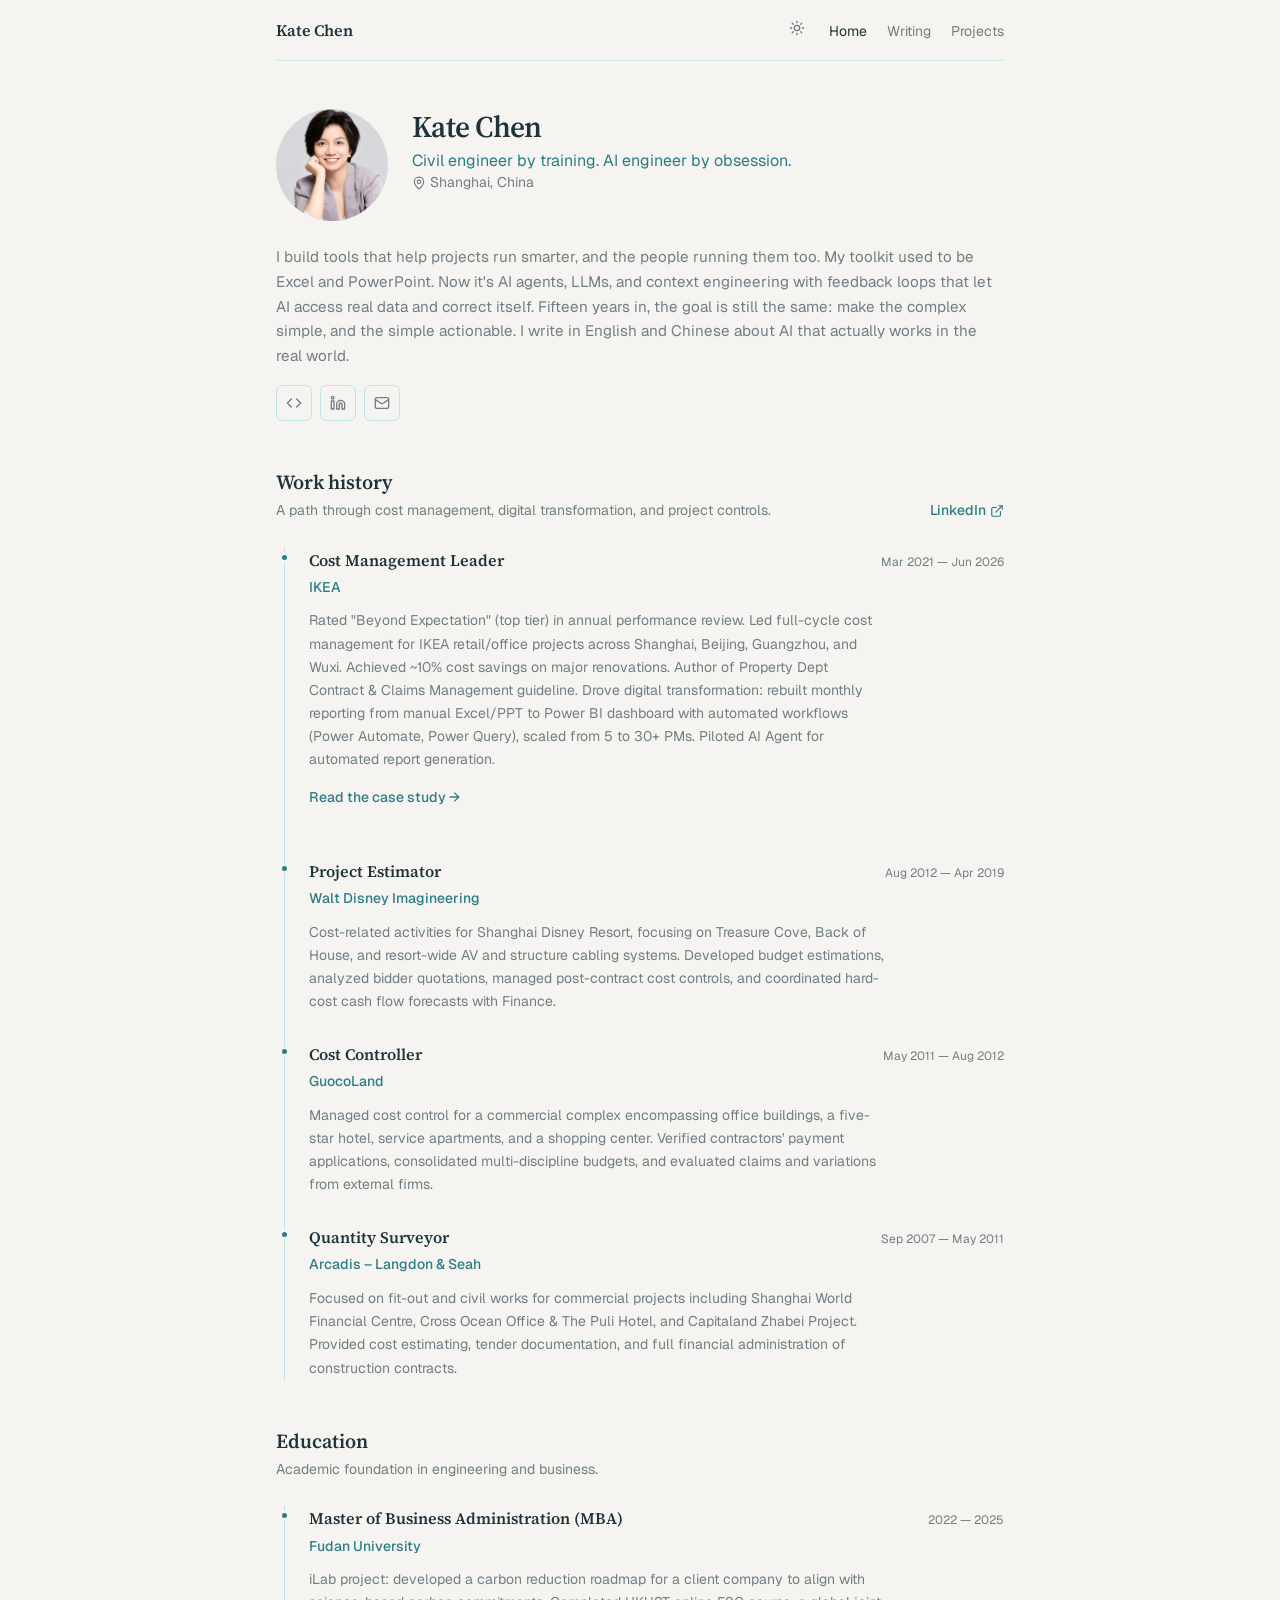
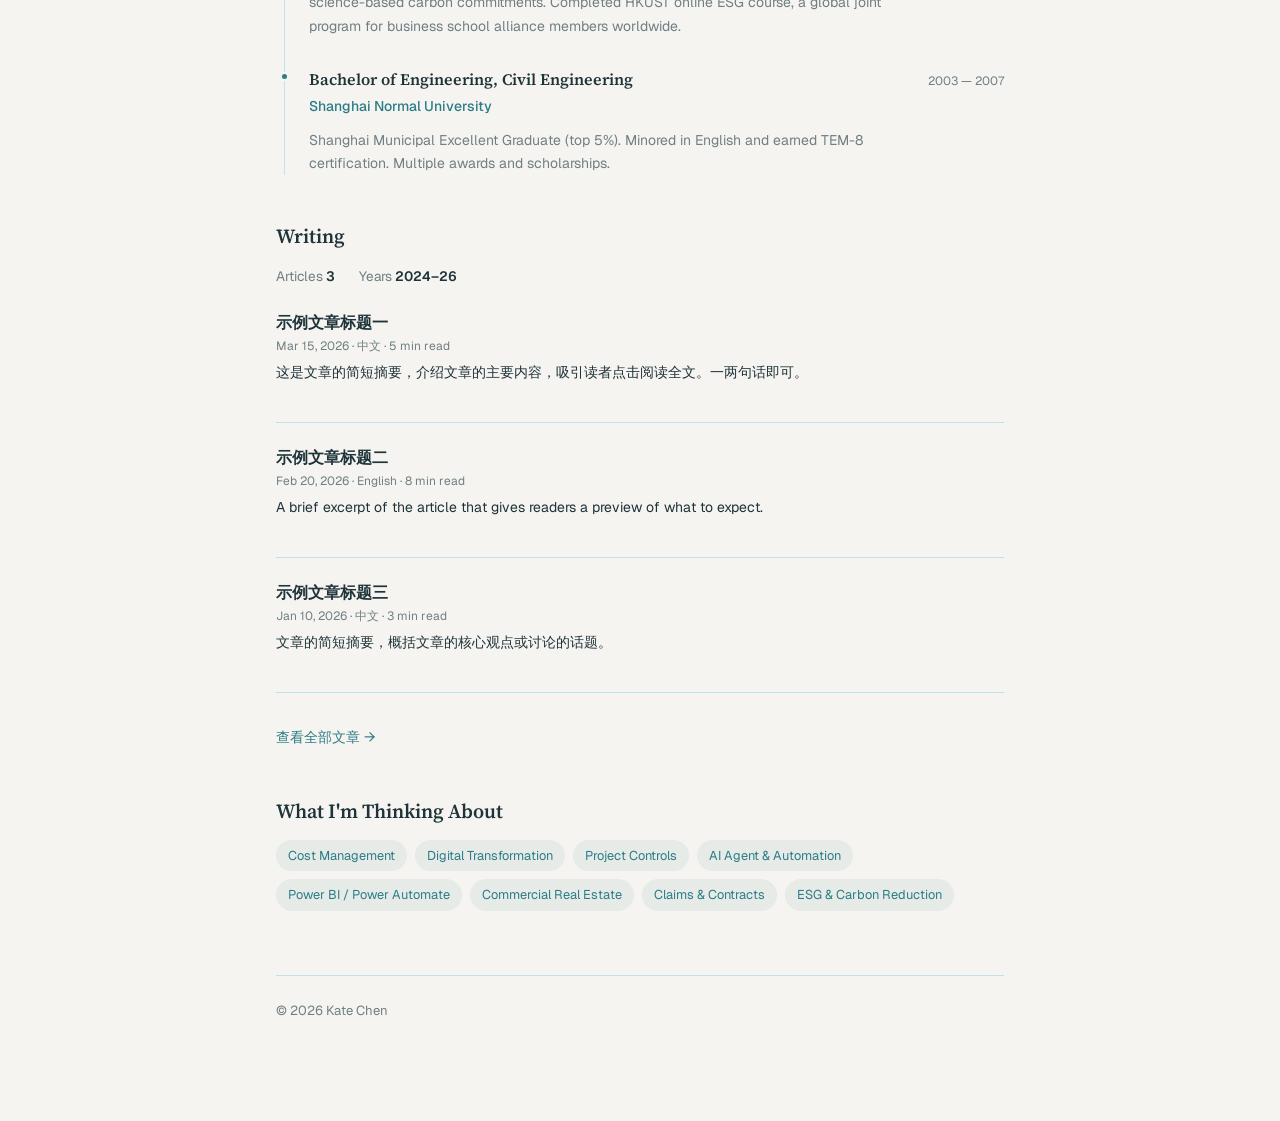
<file: index.html>
<!DOCTYPE html>
<html lang="en">
<head>
  <meta charset="UTF-8">
  <meta name="viewport" content="width=device-width, initial-scale=1.0">
  <title>Kate Chen</title>
  <link rel="stylesheet" href="css/style.css">
  <link rel="preconnect" href="https://fonts.googleapis.com">
  <link rel="preconnect" href="https://fonts.gstatic.com" crossorigin>
  <link href="https://fonts.googleapis.com/css2?family=Source+Serif+4:opsz,wght@8..60,400;8..60,600;8..60,700&display=swap" rel="stylesheet">
  <link href="https://fonts.googleapis.com/css2?family=Geist:wght@300..700&display=swap" rel="stylesheet">
</head>
<body>

<header class="site-header">
  <a href="index.html" class="site-title">Kate Chen</a>
  <nav>
    <ul class="site-nav">
      <li>
        <button class="theme-toggle" id="themeToggle" aria-label="Toggle dark mode">
          <svg xmlns="http://www.w3.org/2000/svg" width="16" height="16" viewBox="0 0 24 24" fill="none" stroke="currentColor" stroke-width="2" stroke-linecap="round" stroke-linejoin="round" class="sun-icon"><circle cx="12" cy="12" r="4"></circle><path d="M12 2v2"></path><path d="M12 20v2"></path><path d="m4.93 4.93 1.41 1.41"></path><path d="m17.66 17.66 1.41 1.41"></path><path d="M2 12h2"></path><path d="M20 12h2"></path><path d="m6.34 17.66-1.41 1.41"></path><path d="m19.07 4.93-1.41 1.41"></path></svg>
          <svg xmlns="http://www.w3.org/2000/svg" width="16" height="16" viewBox="0 0 24 24" fill="none" stroke="currentColor" stroke-width="2" stroke-linecap="round" stroke-linejoin="round" class="moon-icon" style="display:none"><path d="M21 12.79A9 9 0 1 1 11.21 3 7 7 0 0 0 21 12.79z"></path></svg>
        </button>
      </li>
      <li><a href="index.html" class="active">Home</a></li>
      <li><a href="archive.html">Writing</a></li>
      <li><a href="projects.html">Projects</a></li>
    </ul>
  </nav>
</header>

<main>
  <section class="hero">
    <div class="hero-top">
      <img src="images/profile.png" alt="Portrait of Kate Chen" class="profile-photo">
      <div class="hero-top-text">
        <h1 class="hero-name">Kate Chen</h1>
        <p class="hero-title">Civil engineer by training. AI engineer by obsession.</p>
        <p class="hero-location">
          <svg xmlns="http://www.w3.org/2000/svg" width="14" height="14" viewBox="0 0 24 24" fill="none" stroke="currentColor" stroke-width="2" stroke-linecap="round" stroke-linejoin="round" class="location-pin" aria-hidden="true"><path d="M20 10c0 4.993-5.539 10.193-7.399 11.799a1 1 0 0 1-1.202 0C9.539 20.193 4 14.993 4 10a8 8 0 0 1 16 0Z"></path><circle cx="12" cy="10" r="3"></circle></svg>
          Shanghai, China
        </p>
      </div>
    </div>
    <p class="hero-intro">
      I build tools that help projects run smarter, and the people running them too. My toolkit used to be Excel and PowerPoint. Now it's AI agents, LLMs, and context engineering with feedback loops that let AI access real data and correct itself. Fifteen years in, the goal is still the same: make the complex simple, and the simple actionable. I write in English and Chinese about AI that actually works in the real world.
    </p>
    <div class="hero-links">
      <a href="projects.html" class="hero-link" title="Projects" target="_blank" rel="noopener">
        <svg xmlns="http://www.w3.org/2000/svg" width="16" height="16" viewBox="0 0 24 24" fill="none" stroke="currentColor" stroke-width="2" stroke-linecap="round" stroke-linejoin="round"><polyline points="16 18 22 12 16 6"></polyline><polyline points="8 6 2 12 8 18"></polyline></svg>
      </a>
      <a href="https://www.linkedin.com/in/lei-kate-chen-a18a47a6/?skipRedirect=true" class="hero-link" title="LinkedIn" target="_blank" rel="noopener">
        <svg xmlns="http://www.w3.org/2000/svg" width="16" height="16" viewBox="0 0 24 24" fill="none" stroke="currentColor" stroke-width="2" stroke-linecap="round" stroke-linejoin="round"><path d="M16 8a6 6 0 0 1 6 6v7h-4v-7a2 2 0 0 0-2-2 2 2 0 0 0-2 2v7h-4v-7a6 6 0 0 1 6-6z"></path><rect x="2" y="9" width="4" height="12"></rect><circle cx="4" cy="4" r="2"></circle></svg>
      </a>
      <a href="mailto:chenlei8487@gmail.com" class="hero-link" title="Email">
        <svg xmlns="http://www.w3.org/2000/svg" width="16" height="16" viewBox="0 0 24 24" fill="none" stroke="currentColor" stroke-width="2" stroke-linecap="round" stroke-linejoin="round"><rect x="2" y="4" width="20" height="16" rx="2"></rect><path d="m22 7-8.97 5.7a1.94 1.94 0 0 1-2.06 0L2 7"></path></svg>
      </a>
    </div>
  </section>

  <section>
    <div class="section-header">
      <div class="section-header-left">
        <h2>Work history</h2>
        <p>A path through cost management, digital transformation, and project controls.</p>
      </div>
      <a href="https://www.linkedin.com/in/lei-kate-chen-a18a47a6/?skipRedirect=true" target="_blank" rel="noopener noreferrer" class="section-header-link">
        LinkedIn
        <svg xmlns="http://www.w3.org/2000/svg" width="14" height="14" viewBox="0 0 24 24" fill="none" stroke="currentColor" stroke-width="2" stroke-linecap="round" stroke-linejoin="round" aria-hidden="true">
          <path d="M15 3h6v6"></path>
          <path d="M10 14 21 3"></path>
          <path d="M18 13v6a2 2 0 0 1-2 2H5a2 2 0 0 1-2-2V8a2 2 0 0 1 2-2h6"></path>
        </svg>
      </a>
    </div>

    <ol class="timeline">

      <li class="timeline-item">
        <span class="timeline-dot" aria-hidden="true"></span>
        <div class="timeline-item-header">
          <div class="timeline-item-left">
            <span class="timeline-role">Cost Management Leader</span>
            <div class="timeline-company">IKEA</div>
          </div>
          <time class="timeline-date">Mar 2021 — Jun 2026</time>
        </div>
        <p class="timeline-desc">
          Rated "Beyond Expectation" (top tier) in annual performance review. Led full-cycle cost management for IKEA retail/office projects across Shanghai, Beijing, Guangzhou, and Wuxi. Achieved ~10% cost savings on major renovations. Author of Property Dept Contract & Claims Management guideline. Drove digital transformation: rebuilt monthly reporting from manual Excel/PPT to Power BI dashboard with automated workflows (Power Automate, Power Query), scaled from 5 to 30+ PMs. Piloted AI Agent for automated report generation.
 </p>
 <p style="margin-top:0.75rem"><a href="projects/excel-to-powerbi.html" style="font-size:0.875rem; color:var(--color-primary); font-weight:500;">Read the case study →</a></p>
      </li>

      <li class="timeline-item">
        <span class="timeline-dot" aria-hidden="true"></span>
        <div class="timeline-item-header">
          <div class="timeline-item-left">
            <span class="timeline-role">Project Estimator</span>
            <div class="timeline-company">Walt Disney Imagineering</div>
          </div>
          <time class="timeline-date">Aug 2012 — Apr 2019</time>
        </div>
        <p class="timeline-desc">
          Cost-related activities for Shanghai Disney Resort, focusing on Treasure Cove, Back of House, and resort-wide AV and structure cabling systems. Developed budget estimations, analyzed bidder quotations, managed post-contract cost controls, and coordinated hard-cost cash flow forecasts with Finance.
        </p>
      </li>

      <li class="timeline-item">
        <span class="timeline-dot" aria-hidden="true"></span>
        <div class="timeline-item-header">
          <div class="timeline-item-left">
            <span class="timeline-role">Cost Controller</span>
            <div class="timeline-company">GuocoLand</div>
          </div>
          <time class="timeline-date">May 2011 — Aug 2012</time>
        </div>
        <p class="timeline-desc">
          Managed cost control for a commercial complex encompassing office buildings, a five-star hotel, service apartments, and a shopping center. Verified contractors' payment applications, consolidated multi-discipline budgets, and evaluated claims and variations from external firms.
        </p>
      </li>

      <li class="timeline-item">
        <span class="timeline-dot" aria-hidden="true"></span>
        <div class="timeline-item-header">
          <div class="timeline-item-left">
            <span class="timeline-role">Quantity Surveyor</span>
            <div class="timeline-company">Arcadis – Langdon & Seah</div>
          </div>
          <time class="timeline-date">Sep 2007 — May 2011</time>
        </div>
        <p class="timeline-desc">
          Focused on fit-out and civil works for commercial projects including Shanghai World Financial Centre, Cross Ocean Office & The Puli Hotel, and Capitaland Zhabei Project. Provided cost estimating, tender documentation, and full financial administration of construction contracts.
        </p>
      </li>

    </ol>
  </section>

  <section>
    <div class="section-header">
      <div class="section-header-left">
        <h2>Education</h2>
        <p>Academic foundation in engineering and business.</p>
      </div>
    </div>

    <ol class="timeline">
      <li class="timeline-item">
        <span class="timeline-dot" aria-hidden="true"></span>
        <div class="timeline-item-header">
          <div class="timeline-item-left">
            <span class="timeline-role">Master of Business Administration (MBA)</span>
            <div class="timeline-company">Fudan University</div>
          </div>
          <time class="timeline-date">2022 — 2025</time>
        </div>
        <p class="timeline-desc">
          iLab project: developed a carbon reduction roadmap for a client company to align with science-based carbon commitments. Completed HKUST online ESG course, a global joint program for business school alliance members worldwide.
        </p>
      </li>

      <li class="timeline-item">
        <span class="timeline-dot" aria-hidden="true"></span>
        <div class="timeline-item-header">
          <div class="timeline-item-left">
            <span class="timeline-role">Bachelor of Engineering, Civil Engineering</span>
            <div class="timeline-company">Shanghai Normal University</div>
          </div>
          <time class="timeline-date">2003 — 2007</time>
        </div>
        <p class="timeline-desc">
          Shanghai Municipal Excellent Graduate (top 5%). Minored in English and earned TEM-8 certification. Multiple awards and scholarships.
        </p>
      </li>
    </ol>
  </section>

  <section>
    <h2>Writing</h2>
    <div class="writing-stats">
      <div>Articles <span>3</span></div>
      <div>Years <span>2024–26</span></div>
    </div>

    <div class="writing-preview">
      <h3><a href="writing/article-1.html">示例文章标题一</a></h3>
      <div class="writing-meta">Mar 15, 2026 · 中文 · 5 min read</div>
      <p class="writing-excerpt">这是文章的简短摘要，介绍文章的主要内容，吸引读者点击阅读全文。一两句话即可。</p>
    </div>

    <div class="writing-preview">
      <h3><a href="writing/article-2.html">示例文章标题二</a></h3>
      <div class="writing-meta">Feb 20, 2026 · English · 8 min read</div>
      <p class="writing-excerpt">A brief excerpt of the article that gives readers a preview of what to expect.</p>
    </div>

    <div class="writing-preview">
      <h3><a href="writing/article-3.html">示例文章标题三</a></h3>
      <div class="writing-meta">Jan 10, 2026 · 中文 · 3 min read</div>
      <p class="writing-excerpt">文章的简短摘要，概括文章的核心观点或讨论的话题。</p>
    </div>

    <a href="archive.html" class="view-all">查看全部文章 →</a>
  </section>

  <section>
    <h2>What I'm Thinking About</h2>
    <div class="tags">
      <span class="tag">Cost Management</span>
      <span class="tag">Digital Transformation</span>
      <span class="tag">Project Controls</span>
      <span class="tag">AI Agent & Automation</span>
      <span class="tag">Power BI / Power Automate</span>
      <span class="tag">Commercial Real Estate</span>
      <span class="tag">Claims & Contracts</span>
      <span class="tag">ESG & Carbon Reduction</span>
    </div>
  </section>
</main>

<footer class="site-footer">
  <p>&copy; 2026 Kate Chen</p>
</footer>

<script>
(function() {
  const html = document.documentElement;
  const toggle = document.getElementById('themeToggle');
  const sun = toggle.querySelector('.sun-icon');
  const moon = toggle.querySelector('.moon-icon');

  function setTheme(dark) {
    if (dark) {
      html.setAttribute('data-theme', 'dark');
      sun.style.display = 'none';
      moon.style.display = 'block';
      localStorage.setItem('theme', 'dark');
    } else {
      html.removeAttribute('data-theme');
      sun.style.display = 'block';
      moon.style.display = 'none';
      localStorage.setItem('theme', 'light');
    }
  }

  // Restore saved preference
  if (localStorage.getItem('theme') === 'dark') {
    setTheme(true);
  }

  toggle.addEventListener('click', function() {
    setTheme(html.getAttribute('data-theme') !== 'dark');
  });
})();
</script>

</body>
</html>
</file>
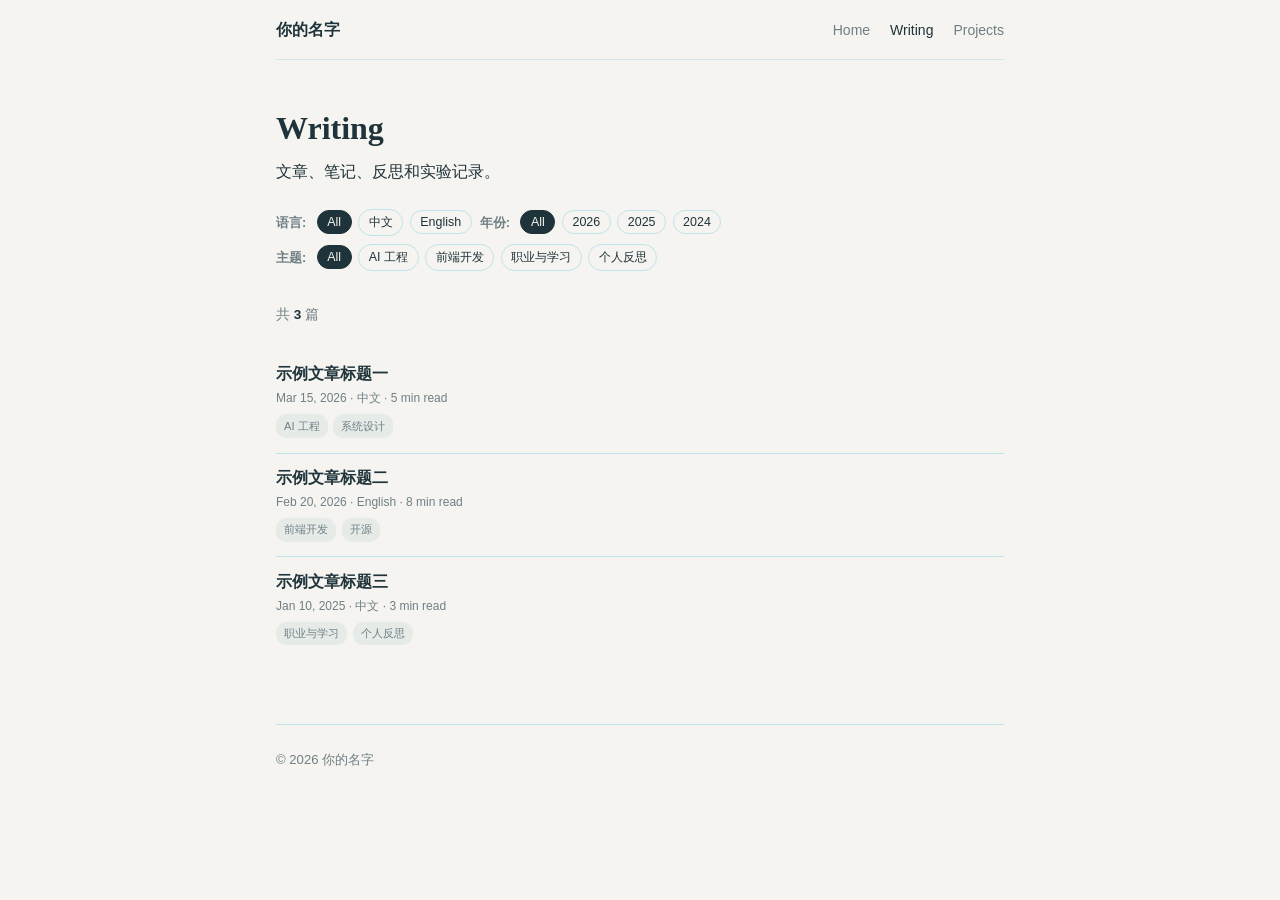
<file: archive.html>
<!DOCTYPE html>
<html lang="zh-CN">
<head>
  <meta charset="UTF-8">
  <meta name="viewport" content="width=device-width, initial-scale=1.0">
  <title>Writing — 你的名字</title>
  <link rel="stylesheet" href="css/style.css">
</head>
<body>

<header class="site-header">
  <a href="index.html" class="site-title">你的名字</a>
  <nav>
    <ul class="site-nav">
      <li><a href="index.html">Home</a></li>
      <li><a href="archive.html" class="active">Writing</a></li>
      <li><a href="projects.html">Projects</a></li>
    </ul>
  </nav>
</header>

<main>
  <h1>Writing</h1>
  <p style="color: var(--color-text-secondary); margin-bottom: 1.5rem;">
    文章、笔记、反思和实验记录。
  </p>

  <div class="filters">
    <div class="filter-group">
      <span class="filter-label">语言:</span>
      <button class="filter-btn active" data-filter="lang" data-value="all">All</button>
      <button class="filter-btn" data-filter="lang" data-value="zh">中文</button>
      <button class="filter-btn" data-filter="lang" data-value="en">English</button>
    </div>

    <div class="filter-group">
      <span class="filter-label">年份:</span>
      <button class="filter-btn active" data-filter="year" data-value="all">All</button>
      <button class="filter-btn" data-filter="year" data-value="2026">2026</button>
      <button class="filter-btn" data-filter="year" data-value="2025">2025</button>
      <button class="filter-btn" data-filter="year" data-value="2024">2024</button>
    </div>

    <div class="filter-group">
      <span class="filter-label">主题:</span>
      <button class="filter-btn active" data-filter="topic" data-value="all">All</button>
      <button class="filter-btn" data-filter="topic" data-value="AI">AI 工程</button>
      <button class="filter-btn" data-filter="topic" data-value="frontend">前端开发</button>
      <button class="filter-btn" data-filter="topic" data-value="career">职业与学习</button>
      <button class="filter-btn" data-filter="topic" data-value="reflection">个人反思</button>
    </div>
  </div>

  <div class="writing-stats">
    <div>共 <span id="article-count">3</span> 篇</div>
  </div>

  <ul class="archive-list" id="article-list">
    <li class="archive-item" data-lang="zh" data-year="2026" data-topic="AI">
      <h3><a href="writing/article-1.html">示例文章标题一</a></h3>
      <div class="archive-meta">Mar 15, 2026 · 中文 · 5 min read</div>
      <div class="archive-item-tags">
        <span class="archive-item-tag">AI 工程</span>
        <span class="archive-item-tag">系统设计</span>
      </div>
    </li>

    <li class="archive-item" data-lang="en" data-year="2026" data-topic="frontend">
      <h3><a href="writing/article-2.html">示例文章标题二</a></h3>
      <div class="archive-meta">Feb 20, 2026 · English · 8 min read</div>
      <div class="archive-item-tags">
        <span class="archive-item-tag">前端开发</span>
        <span class="archive-item-tag">开源</span>
      </div>
    </li>

    <li class="archive-item" data-lang="zh" data-year="2025" data-topic="career">
      <h3><a href="writing/article-3.html">示例文章标题三</a></h3>
      <div class="archive-meta">Jan 10, 2025 · 中文 · 3 min read</div>
      <div class="archive-item-tags">
        <span class="archive-item-tag">职业与学习</span>
        <span class="archive-item-tag">个人反思</span>
      </div>
    </li>
  </ul>
</main>

<footer class="site-footer">
  <p>&copy; 2026 你的名字</p>
</footer>

<script src="js/main.js"></script>
</body>
</html>
</file>
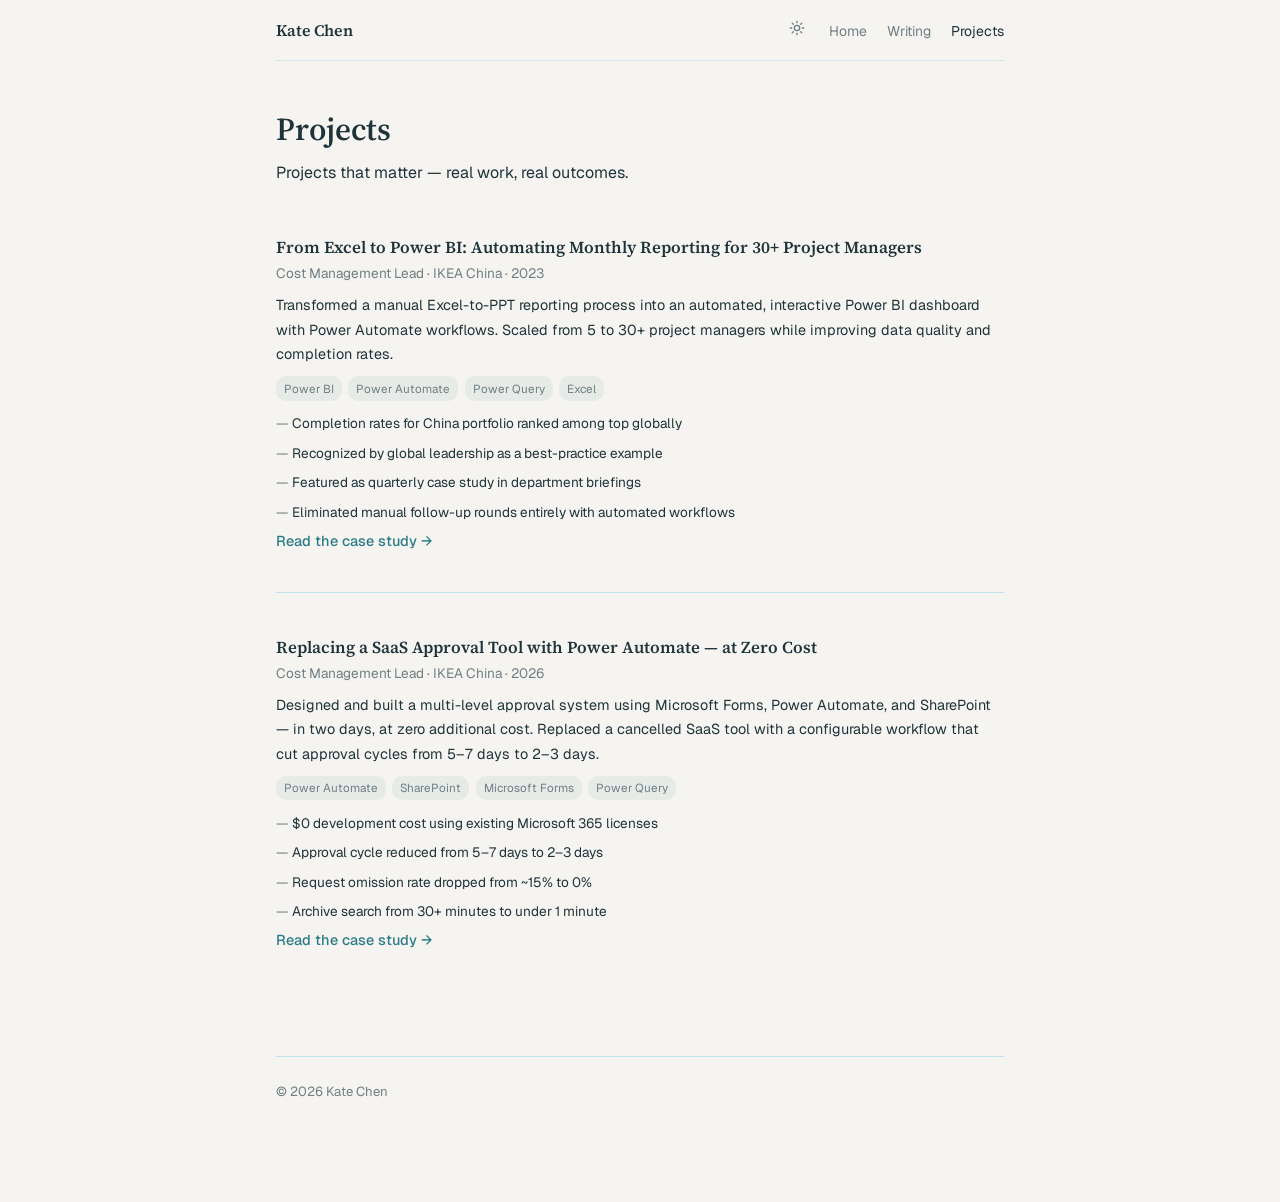
<file: projects.html>
<!DOCTYPE html>
<html lang="en">
<head>
  <meta charset="UTF-8">
  <meta name="viewport" content="width=device-width, initial-scale=1.0">
  <title>Projects — Kate Chen</title>
  <link rel="stylesheet" href="css/style.css">
  <link rel="preconnect" href="https://fonts.googleapis.com">
  <link rel="preconnect" href="https://fonts.gstatic.com" crossorigin>
  <link href="https://fonts.googleapis.com/css2?family=Source+Serif+4:opsz,wght@8..60,400;8..60,600;8..60,700&display=swap" rel="stylesheet">
  <link href="https://fonts.googleapis.com/css2?family=Geist:wght@300..700&display=swap" rel="stylesheet">
</head>
<body>

<header class="site-header">
  <a href="index.html" class="site-title">Kate Chen</a>
  <nav>
    <ul class="site-nav">
      <li>
        <button class="theme-toggle" id="themeToggle" aria-label="Toggle dark mode">
          <svg xmlns="http://www.w3.org/2000/svg" width="16" height="16" viewBox="0 0 24 24" fill="none" stroke="currentColor" stroke-width="2" stroke-linecap="round" stroke-linejoin="round" class="sun-icon"><circle cx="12" cy="12" r="4"></circle><path d="M12 2v2"></path><path d="M12 20v2"></path><path d="m4.93 4.93 1.41 1.41"></path><path d="m17.66 17.66 1.41 1.41"></path><path d="M2 12h2"></path><path d="M20 12h2"></path><path d="m6.34 17.66-1.41 1.41"></path><path d="m19.07 4.93-1.41 1.41"></path></svg>
          <svg xmlns="http://www.w3.org/2000/svg" width="16" height="16" viewBox="0 0 24 24" fill="none" stroke="currentColor" stroke-width="2" stroke-linecap="round" stroke-linejoin="round" class="moon-icon" style="display:none"><path d="M21 12.79A9 9 0 1 1 11.21 3 7 7 0 0 0 21 12.79z"></path></svg>
        </button>
      </li>
      <li><a href="index.html">Home</a></li>
      <li><a href="archive.html">Writing</a></li>
      <li><a href="projects.html" class="active">Projects</a></li>
    </ul>
  </nav>
</header>

<main>
  <h1>Projects</h1>
  <p style="color: var(--color-text-secondary); margin-bottom: 2rem;">
    Projects that matter — real work, real outcomes.
  </p>

  <div class="projects-grid">
    <div class="project-card">
      <h3><a href="projects/excel-to-powerbi.html">From Excel to Power BI: Automating Monthly Reporting for 30+ Project Managers</a></h3>
      <p class="project-role">Cost Management Lead · IKEA China · 2023</p>
      <p class="project-desc">
        Transformed a manual Excel-to-PPT reporting process into an automated, interactive Power BI dashboard with Power Automate workflows. Scaled from 5 to 30+ project managers while improving data quality and completion rates.
      </p>
      <div class="project-tech">
        <span class="project-tech-item">Power BI</span>
        <span class="project-tech-item">Power Automate</span>
        <span class="project-tech-item">Power Query</span>
        <span class="project-tech-item">Excel</span>
      </div>
      <ul class="project-highlights">
        <li>Completion rates for China portfolio ranked among top globally</li>
        <li>Recognized by global leadership as a best-practice example</li>
        <li>Featured as quarterly case study in department briefings</li>
        <li>Eliminated manual follow-up rounds entirely with automated workflows</li>
      </ul>
      <p><a href="projects/excel-to-powerbi.html" style="font-size:0.9rem; color:var(--color-primary); font-weight:500;">Read the case study →</a></p>
    </div>

    <div class="project-card">
      <h3><a href="projects/approval-system.html">Replacing a SaaS Approval Tool with Power Automate — at Zero Cost</a></h3>
      <p class="project-role">Cost Management Lead · IKEA China · 2026</p>
      <p class="project-desc">
        Designed and built a multi-level approval system using Microsoft Forms, Power Automate, and SharePoint — in two days, at zero additional cost. Replaced a cancelled SaaS tool with a configurable workflow that cut approval cycles from 5–7 days to 2–3 days.
      </p>
      <div class="project-tech">
        <span class="project-tech-item">Power Automate</span>
        <span class="project-tech-item">SharePoint</span>
        <span class="project-tech-item">Microsoft Forms</span>
        <span class="project-tech-item">Power Query</span>
      </div>
      <ul class="project-highlights">
        <li>$0 development cost using existing Microsoft 365 licenses</li>
        <li>Approval cycle reduced from 5–7 days to 2–3 days</li>
        <li>Request omission rate dropped from ~15% to 0%</li>
        <li>Archive search from 30+ minutes to under 1 minute</li>
      </ul>
      <p><a href="projects/approval-system.html" style="font-size:0.9rem; color:var(--color-primary); font-weight:500;">Read the case study →</a></p>
    </div>
  </div>
</main>

<footer class="site-footer">
  <p>&copy; 2026 Kate Chen</p>
</footer>

<script>
(function() {
  const html = document.documentElement;
  const toggle = document.getElementById('themeToggle');
  const sun = toggle.querySelector('.sun-icon');
  const moon = toggle.querySelector('.moon-icon');

  function setTheme(dark) {
    if (dark) {
      html.setAttribute('data-theme', 'dark');
      sun.style.display = 'none';
      moon.style.display = 'block';
      localStorage.setItem('theme', 'dark');
    } else {
      html.removeAttribute('data-theme');
      sun.style.display = 'block';
      moon.style.display = 'none';
      localStorage.setItem('theme', 'light');
    }
  }

  if (localStorage.getItem('theme') === 'dark') {
    setTheme(true);
  }

  toggle.addEventListener('click', function() {
    setTheme(html.getAttribute('data-theme') !== 'dark');
  });
})();
</script>

</body>
</html>
</file>
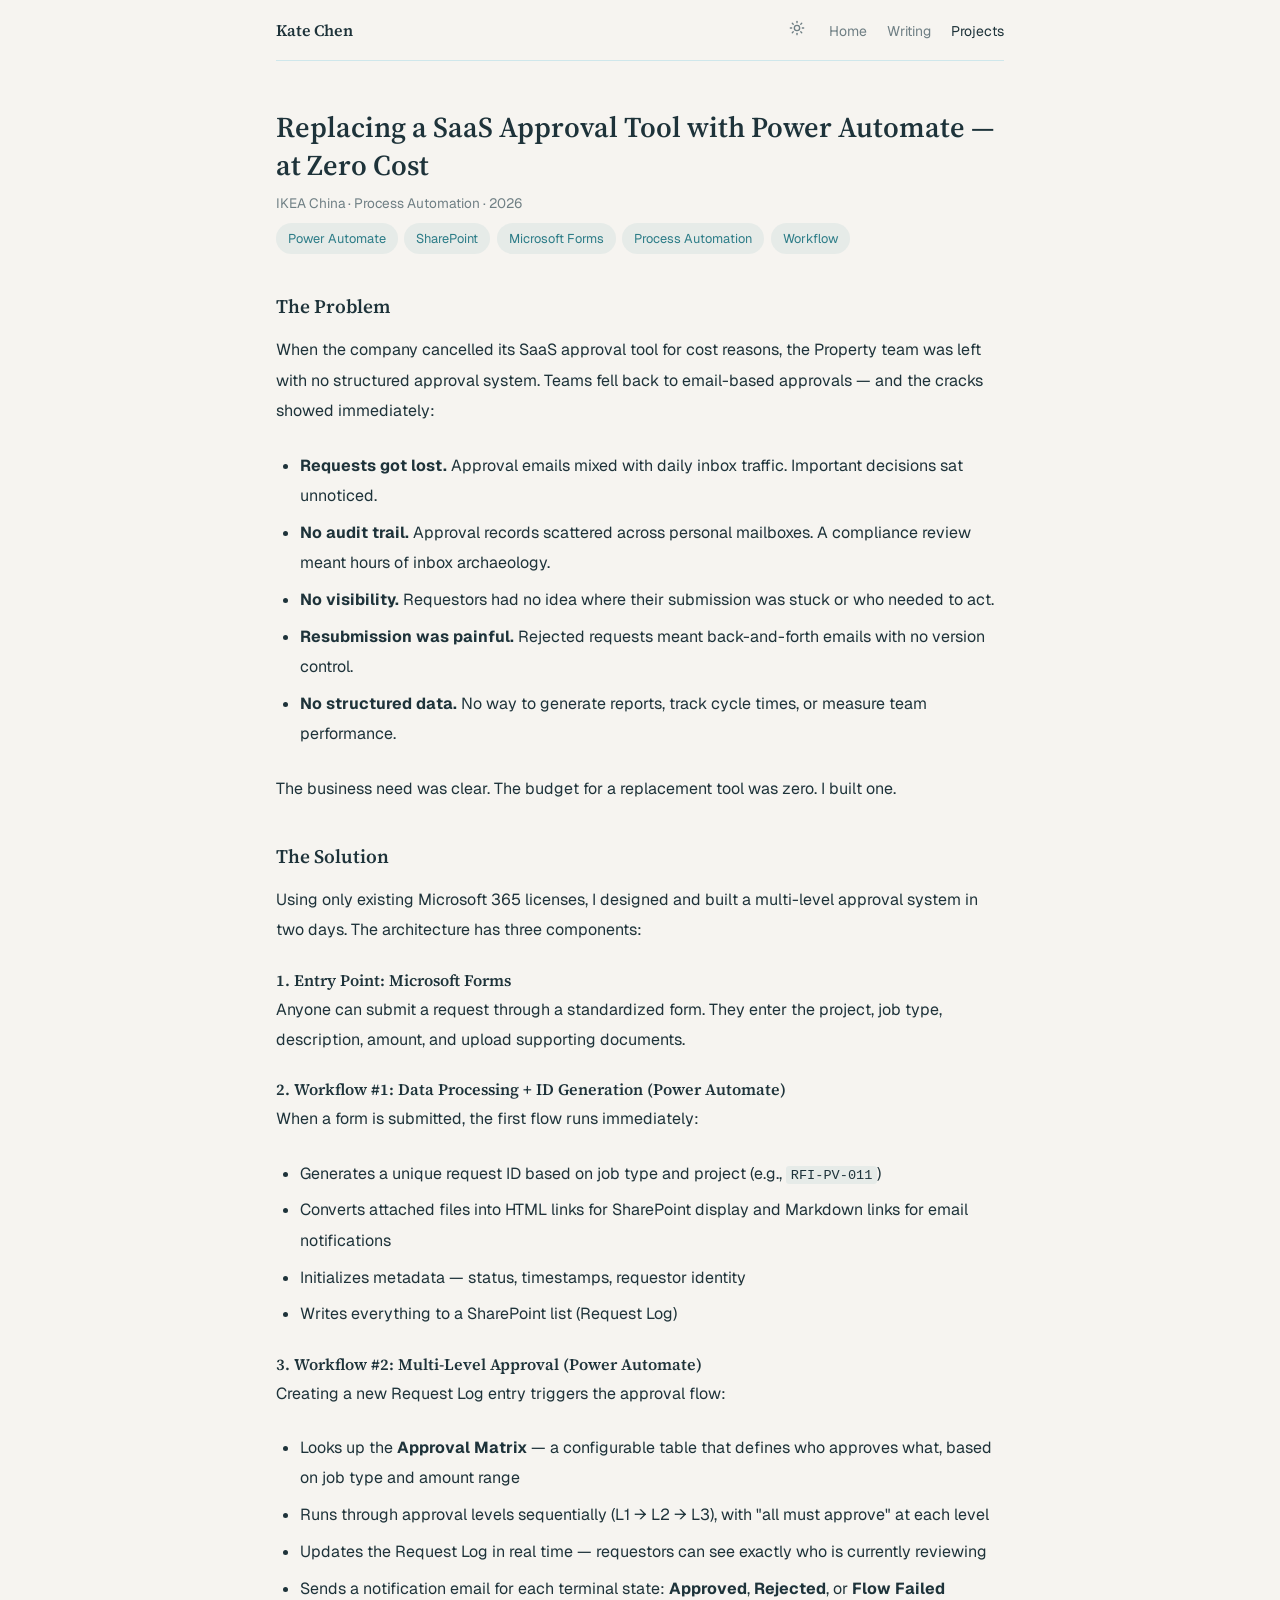
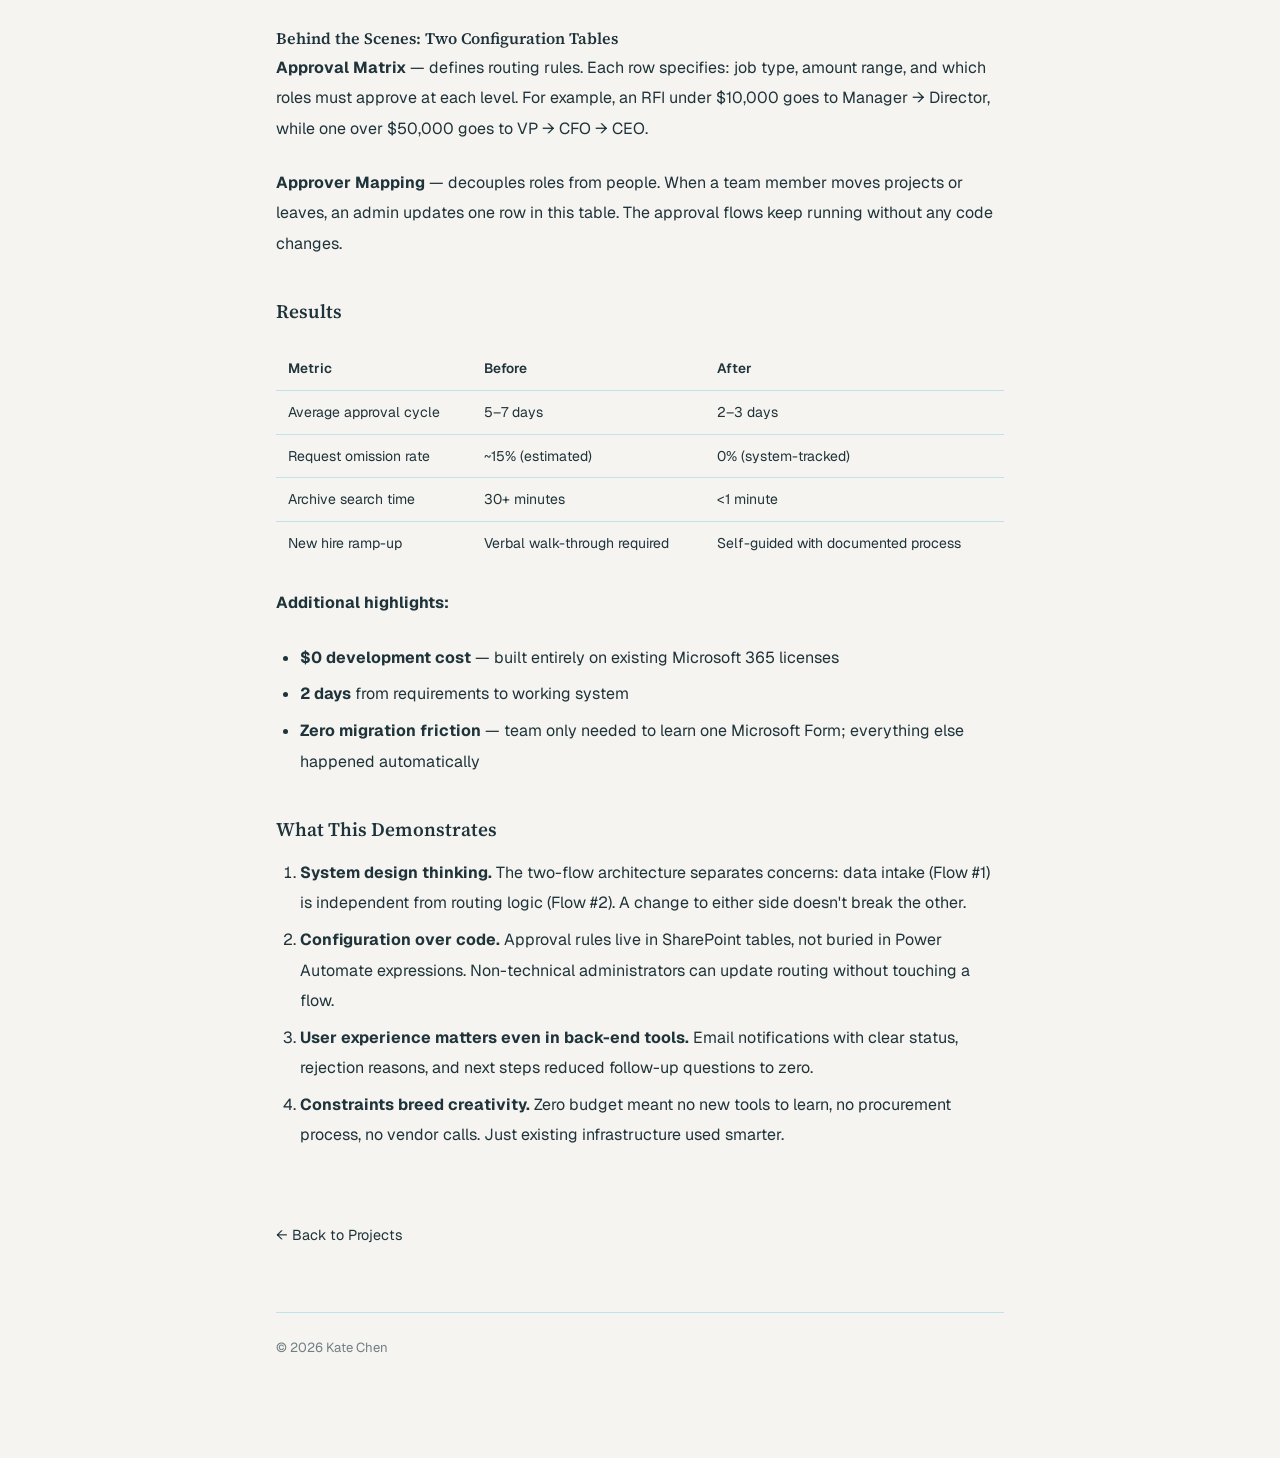
<file: projects/approval-system.html>
<!DOCTYPE html>
<html lang="en">
<head>
  <meta charset="UTF-8">
  <meta name="viewport" content="width=device-width, initial-scale=1.0">
  <title>Zero-Cost Approval System — Kate Chen</title>
  <link rel="stylesheet" href="../css/style.css">
  <link rel="preconnect" href="https://fonts.googleapis.com">
  <link rel="preconnect" href="https://fonts.gstatic.com" crossorigin>
  <link href="https://fonts.googleapis.com/css2?family=Source+Serif+4:opsz,wght@8..60,400;8..60,600;8..60,700&display=swap" rel="stylesheet">
  <link href="https://fonts.googleapis.com/css2?family=Geist:wght@300..700&display=swap" rel="stylesheet">
</head>
<body>

<header class="site-header">
  <a href="../index.html" class="site-title">Kate Chen</a>
  <nav>
    <ul class="site-nav">
      <li>
        <button class="theme-toggle" id="themeToggle" aria-label="Toggle dark mode">
          <svg xmlns="http://www.w3.org/2000/svg" width="16" height="16" viewBox="0 0 24 24" fill="none" stroke="currentColor" stroke-width="2" stroke-linecap="round" stroke-linejoin="round" class="sun-icon"><circle cx="12" cy="12" r="4"></circle><path d="M12 2v2"></path><path d="M12 20v2"></path><path d="m4.93 4.93 1.41 1.41"></path><path d="m17.66 17.66 1.41 1.41"></path><path d="M2 12h2"></path><path d="M20 12h2"></path><path d="m6.34 17.66-1.41 1.41"></path><path d="m19.07 4.93-1.41 1.41"></path></svg>
          <svg xmlns="http://www.w3.org/2000/svg" width="16" height="16" viewBox="0 0 24 24" fill="none" stroke="currentColor" stroke-width="2" stroke-linecap="round" stroke-linejoin="round" class="moon-icon" style="display:none"><path d="M21 12.79A9 9 0 1 1 11.21 3 7 7 0 0 0 21 12.79z"></path></svg>
        </button>
      </li>
      <li><a href="../index.html">Home</a></li>
      <li><a href="../archive.html">Writing</a></li>
      <li><a href="../projects.html" class="active">Projects</a></li>
    </ul>
  </nav>
</header>

<main>

<article>

<header class="article-header">
  <h1>Replacing a SaaS Approval Tool with Power Automate — at Zero Cost</h1>
  <p class="article-meta">IKEA China · Process Automation · 2026</p>
  <div class="article-tags">
    <span class="tag">Power Automate</span>
    <span class="tag">SharePoint</span>
    <span class="tag">Microsoft Forms</span>
    <span class="tag">Process Automation</span>
    <span class="tag">Workflow</span>
  </div>
</header>

<div class="article-body">

<h2>The Problem</h2>

<p>When the company cancelled its SaaS approval tool for cost reasons, the Property team was left with no structured approval system. Teams fell back to email-based approvals — and the cracks showed immediately:</p>

<ul>
  <li><strong>Requests got lost.</strong> Approval emails mixed with daily inbox traffic. Important decisions sat unnoticed.</li>
  <li><strong>No audit trail.</strong> Approval records scattered across personal mailboxes. A compliance review meant hours of inbox archaeology.</li>
  <li><strong>No visibility.</strong> Requestors had no idea where their submission was stuck or who needed to act.</li>
  <li><strong>Resubmission was painful.</strong> Rejected requests meant back-and-forth emails with no version control.</li>
  <li><strong>No structured data.</strong> No way to generate reports, track cycle times, or measure team performance.</li>
</ul>

<p>The business need was clear. The budget for a replacement tool was zero. I built one.</p>

<h2>The Solution</h2>

<p>Using only existing Microsoft 365 licenses, I designed and built a multi-level approval system in two days. The architecture has three components:</p>

<h3>1. Entry Point: Microsoft Forms</h3>
<p>Anyone can submit a request through a standardized form. They enter the project, job type, description, amount, and upload supporting documents.</p>

<h3>2. Workflow #1: Data Processing + ID Generation (Power Automate)</h3>
<p>When a form is submitted, the first flow runs immediately:</p>
<ul>
  <li>Generates a unique request ID based on job type and project (e.g., <code>RFI-PV-011</code>)</li>
  <li>Converts attached files into HTML links for SharePoint display and Markdown links for email notifications</li>
  <li>Initializes metadata — status, timestamps, requestor identity</li>
  <li>Writes everything to a SharePoint list (Request Log)</li>
</ul>

<h3>3. Workflow #2: Multi-Level Approval (Power Automate)</h3>
<p>Creating a new Request Log entry triggers the approval flow:</p>
<ul>
  <li>Looks up the <strong>Approval Matrix</strong> — a configurable table that defines who approves what, based on job type and amount range</li>
  <li>Runs through approval levels sequentially (L1 → L2 → L3), with "all must approve" at each level</li>
  <li>Updates the Request Log in real time — requestors can see exactly who is currently reviewing</li>
  <li>Sends a notification email for each terminal state: <strong>Approved</strong>, <strong>Rejected</strong>, or <strong>Flow Failed</strong></li>
</ul>

<h3>Behind the Scenes: Two Configuration Tables</h3>

<p><strong>Approval Matrix</strong> — defines routing rules. Each row specifies: job type, amount range, and which roles must approve at each level. For example, an RFI under $10,000 goes to Manager → Director, while one over $50,000 goes to VP → CFO → CEO.</p>

<p><strong>Approver Mapping</strong> — decouples roles from people. When a team member moves projects or leaves, an admin updates one row in this table. The approval flows keep running without any code changes.</p>

<h2>Results</h2>

<table class="results-table" style="width:100%; border-collapse: collapse; margin: 1.5rem 0;">
  <tr style="border-bottom: 1px solid var(--color-border);">
    <th style="text-align:left; padding:0.5rem 0.75rem; font-family:var(--font-sans); font-size:0.85rem; font-weight:600;">Metric</th>
    <th style="text-align:left; padding:0.5rem 0.75rem; font-family:var(--font-sans); font-size:0.85rem; font-weight:600;">Before</th>
    <th style="text-align:left; padding:0.5rem 0.75rem; font-family:var(--font-sans); font-size:0.85rem; font-weight:600;">After</th>
  </tr>
  <tr style="border-bottom: 1px solid var(--color-border);">
    <td style="padding:0.5rem 0.75rem; font-size:0.875rem;">Average approval cycle</td>
    <td style="padding:0.5rem 0.75rem; font-size:0.875rem;">5–7 days</td>
    <td style="padding:0.5rem 0.75rem; font-size:0.875rem;">2–3 days</td>
  </tr>
  <tr style="border-bottom: 1px solid var(--color-border);">
    <td style="padding:0.5rem 0.75rem; font-size:0.875rem;">Request omission rate</td>
    <td style="padding:0.5rem 0.75rem; font-size:0.875rem;">~15% (estimated)</td>
    <td style="padding:0.5rem 0.75rem; font-size:0.875rem;">0% (system-tracked)</td>
  </tr>
  <tr style="border-bottom: 1px solid var(--color-border);">
    <td style="padding:0.5rem 0.75rem; font-size:0.875rem;">Archive search time</td>
    <td style="padding:0.5rem 0.75rem; font-size:0.875rem;">30+ minutes</td>
    <td style="padding:0.5rem 0.75rem; font-size:0.875rem;">&#60;1 minute</td>
  </tr>
  <tr>
    <td style="padding:0.5rem 0.75rem; font-size:0.875rem;">New hire ramp-up</td>
    <td style="padding:0.5rem 0.75rem; font-size:0.875rem;">Verbal walk-through required</td>
    <td style="padding:0.5rem 0.75rem; font-size:0.875rem;">Self-guided with documented process</td>
  </tr>
</table>

<p><strong>Additional highlights:</strong></p>
<ul>
  <li><strong>$0 development cost</strong> — built entirely on existing Microsoft 365 licenses</li>
  <li><strong>2 days</strong> from requirements to working system</li>
  <li><strong>Zero migration friction</strong> — team only needed to learn one Microsoft Form; everything else happened automatically</li>
</ul>

<h2>What This Demonstrates</h2>

<ol>
  <li><strong>System design thinking.</strong> The two-flow architecture separates concerns: data intake (Flow #1) is independent from routing logic (Flow #2). A change to either side doesn't break the other.</li>
  <li><strong>Configuration over code.</strong> Approval rules live in SharePoint tables, not buried in Power Automate expressions. Non-technical administrators can update routing without touching a flow.</li>
  <li><strong>User experience matters even in back-end tools.</strong> Email notifications with clear status, rejection reasons, and next steps reduced follow-up questions to zero.</li>
  <li><strong>Constraints breed creativity.</strong> Zero budget meant no new tools to learn, no procurement process, no vendor calls. Just existing infrastructure used smarter.</li>
</ol>

</div>

<a href="../projects.html" class="article-back">← Back to Projects</a>

</article>

</main>

<footer class="site-footer">
  <p>&copy; 2026 Kate Chen</p>
</footer>

<script>
(function() {
  const html = document.documentElement;
  const toggle = document.getElementById('themeToggle');
  const sun = toggle.querySelector('.sun-icon');
  const moon = toggle.querySelector('.moon-icon');

  function setTheme(dark) {
    if (dark) {
      html.setAttribute('data-theme', 'dark');
      sun.style.display = 'none';
      moon.style.display = 'block';
      localStorage.setItem('theme', 'dark');
    } else {
      html.removeAttribute('data-theme');
      sun.style.display = 'block';
      moon.style.display = 'none';
      localStorage.setItem('theme', 'light');
    }
  }

  if (localStorage.getItem('theme') === 'dark') {
    setTheme(true);
  }

  toggle.addEventListener('click', function() {
    setTheme(html.getAttribute('data-theme') !== 'dark');
  });
})();
</script>

</body>
</html>
</file>
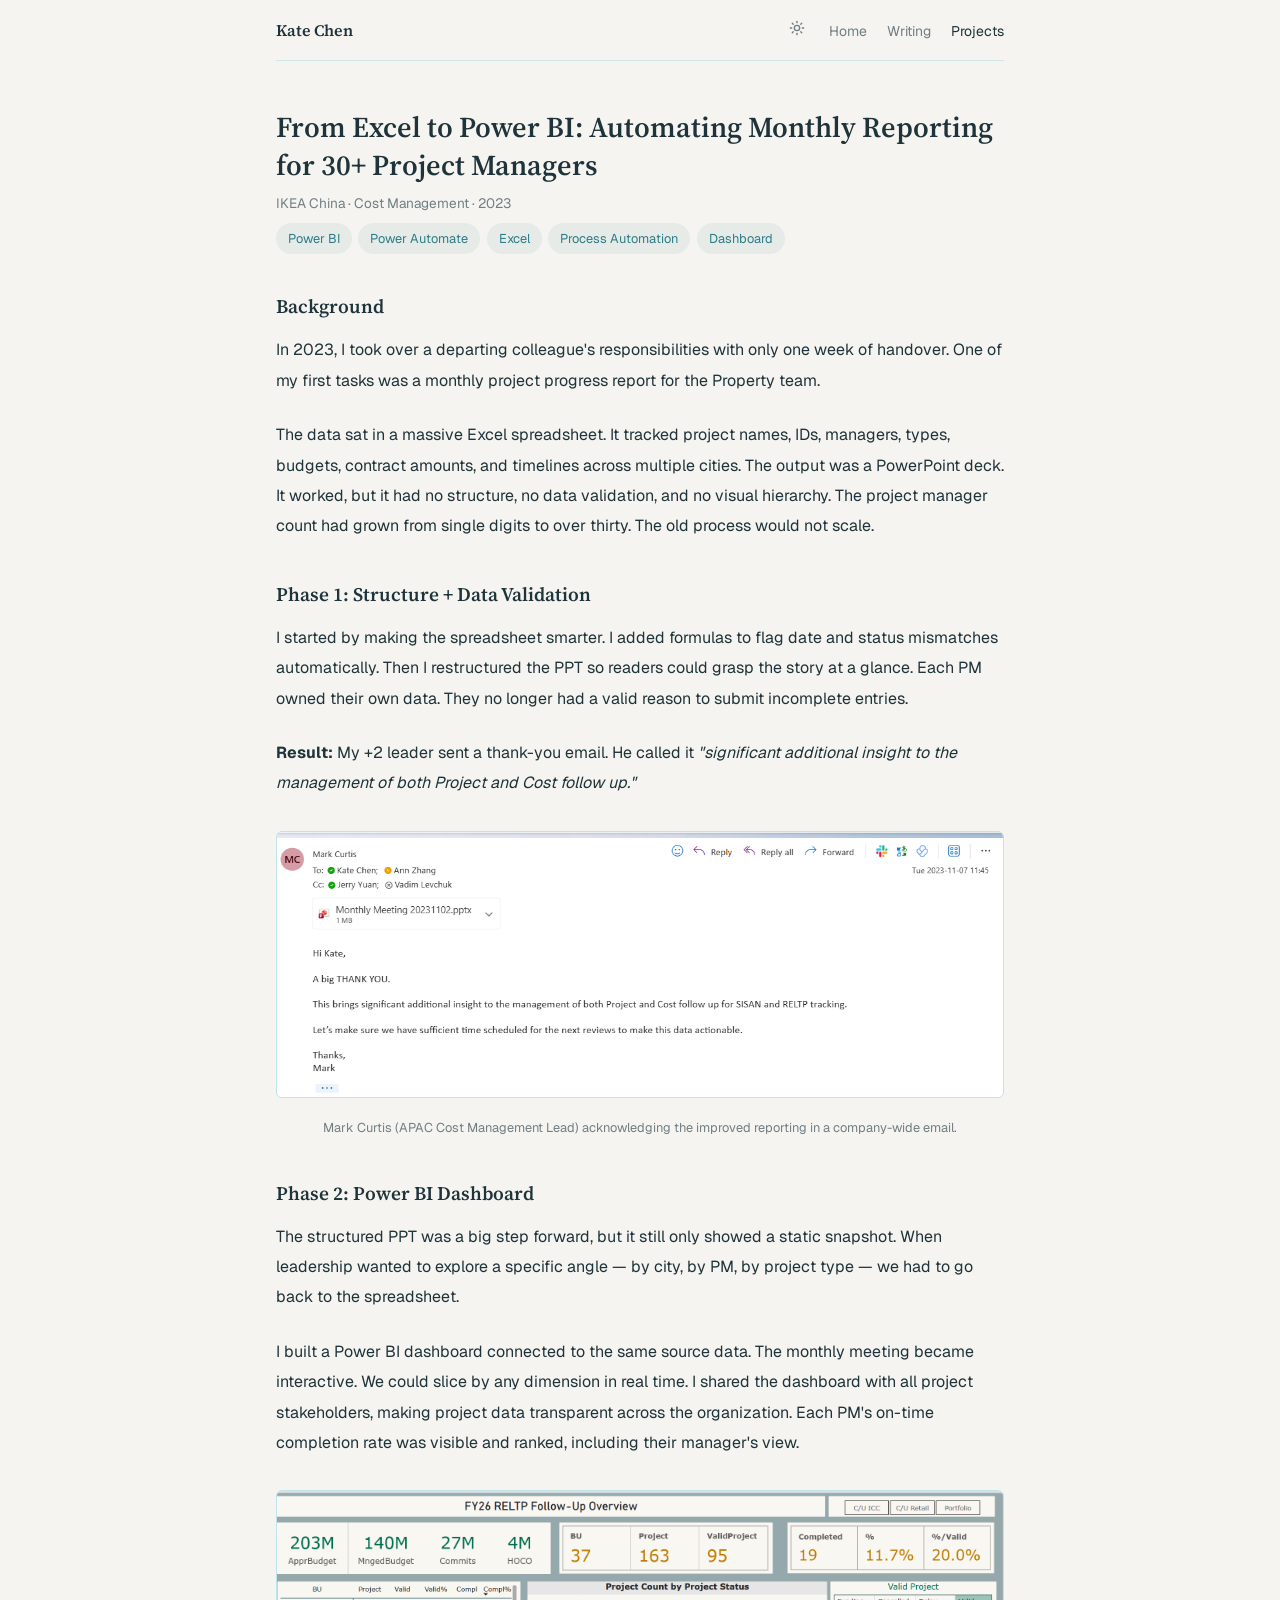
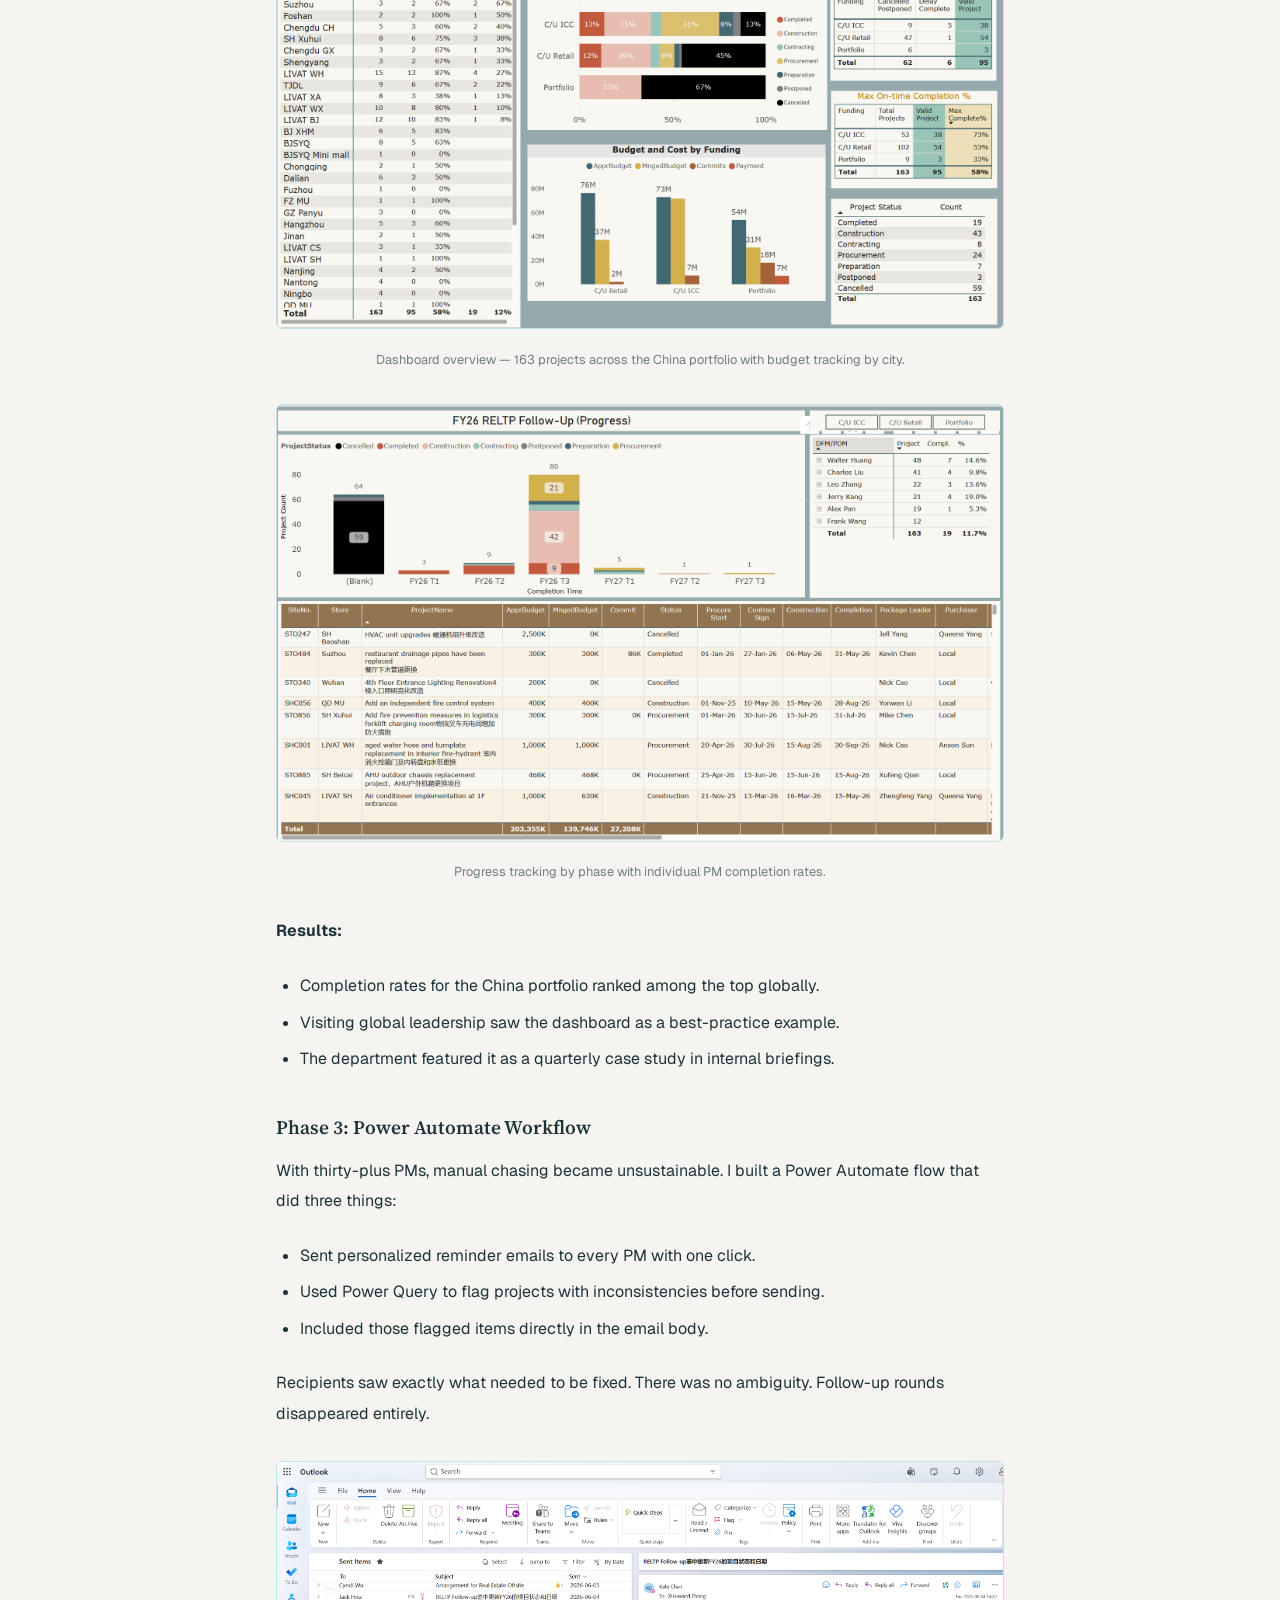
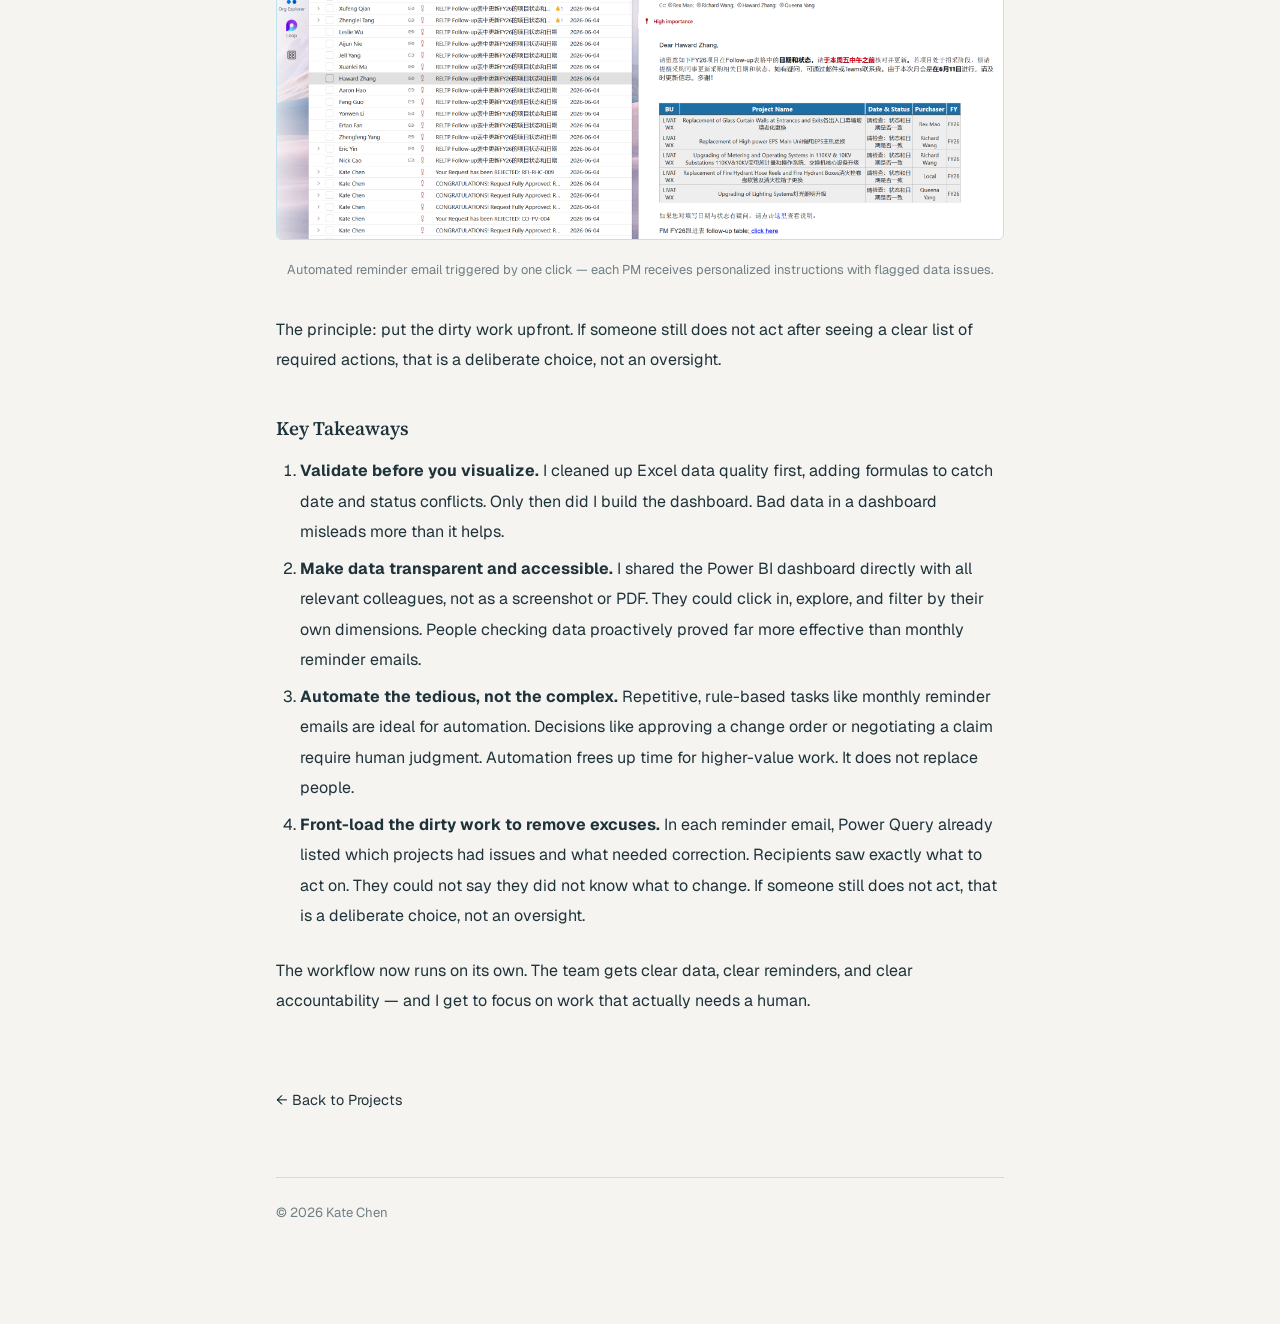
<file: projects/excel-to-powerbi.html>
<!DOCTYPE html>
<html lang="en">
<head>
  <meta charset="UTF-8">
  <meta name="viewport" content="width=device-width, initial-scale=1.0">
  <title>From Excel to Power BI — Kate Chen</title>
  <link rel="stylesheet" href="../css/style.css">
  <link rel="preconnect" href="https://fonts.googleapis.com">
  <link rel="preconnect" href="https://fonts.gstatic.com" crossorigin>
  <link href="https://fonts.googleapis.com/css2?family=Source+Serif+4:opsz,wght@8..60,400;8..60,600;8..60,700&display=swap" rel="stylesheet">
  <link href="https://fonts.googleapis.com/css2?family=Geist:wght@300..700&display=swap" rel="stylesheet">
</head>
<body>

<header class="site-header">
  <a href="../index.html" class="site-title">Kate Chen</a>
  <nav>
    <ul class="site-nav">
      <li>
        <button class="theme-toggle" id="themeToggle" aria-label="Toggle dark mode">
          <svg xmlns="http://www.w3.org/2000/svg" width="16" height="16" viewBox="0 0 24 24" fill="none" stroke="currentColor" stroke-width="2" stroke-linecap="round" stroke-linejoin="round" class="sun-icon"><circle cx="12" cy="12" r="4"></circle><path d="M12 2v2"></path><path d="M12 20v2"></path><path d="m4.93 4.93 1.41 1.41"></path><path d="m17.66 17.66 1.41 1.41"></path><path d="M2 12h2"></path><path d="M20 12h2"></path><path d="m6.34 17.66-1.41 1.41"></path><path d="m19.07 4.93-1.41 1.41"></path></svg>
          <svg xmlns="http://www.w3.org/2000/svg" width="16" height="16" viewBox="0 0 24 24" fill="none" stroke="currentColor" stroke-width="2" stroke-linecap="round" stroke-linejoin="round" class="moon-icon" style="display:none"><path d="M21 12.79A9 9 0 1 1 11.21 3 7 7 0 0 0 21 12.79z"></path></svg>
        </button>
      </li>
      <li><a href="../index.html">Home</a></li>
      <li><a href="../archive.html">Writing</a></li>
      <li><a href="../projects.html" class="active">Projects</a></li>
    </ul>
  </nav>
</header>

<main>

<article>

<header class="article-header">
  <h1>From Excel to Power BI: Automating Monthly Reporting for 30+ Project Managers</h1>
  <p class="article-meta">IKEA China · Cost Management · 2023</p>
  <div class="article-tags">
    <span class="tag">Power BI</span>
    <span class="tag">Power Automate</span>
    <span class="tag">Excel</span>
    <span class="tag">Process Automation</span>
    <span class="tag">Dashboard</span>
  </div>
</header>

<div class="article-body">

<h2>Background</h2>

<p>In 2023, I took over a departing colleague's responsibilities with only one week of handover. One of my first tasks was a monthly project progress report for the Property team.</p>

<p>The data sat in a massive Excel spreadsheet. It tracked project names, IDs, managers, types, budgets, contract amounts, and timelines across multiple cities. The output was a PowerPoint deck. It worked, but it had no structure, no data validation, and no visual hierarchy. The project manager count had grown from single digits to over thirty. The old process would not scale.</p>

<h2>Phase 1: Structure + Data Validation</h2>

<p>I started by making the spreadsheet smarter. I added formulas to flag date and status mismatches automatically. Then I restructured the PPT so readers could grasp the story at a glance. Each PM owned their own data. They no longer had a valid reason to submit incomplete entries.</p>

<p><strong>Result:</strong> My +2 leader sent a thank-you email. He called it <em>"significant additional insight to the management of both Project and Cost follow up."</em></p>

<figure class="project-figure">
  <img src="../images/projects/boss-thankyou-email.png" alt="Thank-you email from Mark Curtis, +2 leader at IKEA" class="project-image" loading="lazy">
  <figcaption>Mark Curtis (APAC Cost Management Lead) acknowledging the improved reporting in a company-wide email.</figcaption>
</figure>

<h2>Phase 2: Power BI Dashboard</h2>

<p>The structured PPT was a big step forward, but it still only showed a static snapshot. When leadership wanted to explore a specific angle — by city, by PM, by project type — we had to go back to the spreadsheet.</p>

<p>I built a Power BI dashboard connected to the same source data. The monthly meeting became interactive. We could slice by any dimension in real time. I shared the dashboard with all project stakeholders, making project data transparent across the organization. Each PM's on-time completion rate was visible and ranked, including their manager's view.</p>

<figure class="project-figure">
  <img src="../images/projects/dashboard-overview.png" alt="Power BI dashboard overview showing 163 projects, budget breakdown by city" class="project-image" loading="lazy">
  <figcaption>Dashboard overview — 163 projects across the China portfolio with budget tracking by city.</figcaption>
</figure>

<figure class="project-figure">
  <img src="../images/projects/dashboard-progress.png" alt="Power BI dashboard showing project progress by phase and PM performance" class="project-image" loading="lazy">
  <figcaption>Progress tracking by phase with individual PM completion rates.</figcaption>
</figure>

<p><strong>Results:</strong></p>
<ul>
  <li>Completion rates for the China portfolio ranked among the top globally.</li>
  <li>Visiting global leadership saw the dashboard as a best-practice example.</li>
  <li>The department featured it as a quarterly case study in internal briefings.</li>
</ul>

<h2>Phase 3: Power Automate Workflow</h2>

<p>With thirty-plus PMs, manual chasing became unsustainable. I built a Power Automate flow that did three things:</p>

<ul>
  <li>Sent personalized reminder emails to every PM with one click.</li>
  <li>Used Power Query to flag projects with inconsistencies before sending.</li>
  <li>Included those flagged items directly in the email body.</li>
</ul>

<p>Recipients saw exactly what needed to be fixed. There was no ambiguity. Follow-up rounds disappeared entirely.</p>

<figure class="project-figure">
  <img src="../images/projects/automated-reminder-email.png" alt="Automated reminder email sent via Power Automate to project managers" class="project-image" loading="lazy">
  <figcaption>Automated reminder email triggered by one click — each PM receives personalized instructions with flagged data issues.</figcaption>
</figure>

<p>The principle: put the dirty work upfront. If someone still does not act after seeing a clear list of required actions, that is a deliberate choice, not an oversight.</p>

<h2>Key Takeaways</h2>

<ol>
  <li><strong>Validate before you visualize.</strong> I cleaned up Excel data quality first, adding formulas to catch date and status conflicts. Only then did I build the dashboard. Bad data in a dashboard misleads more than it helps.</li>
  <li><strong>Make data transparent and accessible.</strong> I shared the Power BI dashboard directly with all relevant colleagues, not as a screenshot or PDF. They could click in, explore, and filter by their own dimensions. People checking data proactively proved far more effective than monthly reminder emails.</li>
  <li><strong>Automate the tedious, not the complex.</strong> Repetitive, rule-based tasks like monthly reminder emails are ideal for automation. Decisions like approving a change order or negotiating a claim require human judgment. Automation frees up time for higher-value work. It does not replace people.</li>
  <li><strong>Front-load the dirty work to remove excuses.</strong> In each reminder email, Power Query already listed which projects had issues and what needed correction. Recipients saw exactly what to act on. They could not say they did not know what to change. If someone still does not act, that is a deliberate choice, not an oversight.</li>
</ol>

<p>The workflow now runs on its own. The team gets clear data, clear reminders, and clear accountability — and I get to focus on work that actually needs a human.</p>

</div>

<a href="../projects.html" class="article-back">← Back to Projects</a>

</article>

</main>

<footer class="site-footer">
  <p>&copy; 2026 Kate Chen</p>
</footer>

<script>
(function() {
  const html = document.documentElement;
  const toggle = document.getElementById('themeToggle');
  const sun = toggle.querySelector('.sun-icon');
  const moon = toggle.querySelector('.moon-icon');

  function setTheme(dark) {
    if (dark) {
      html.setAttribute('data-theme', 'dark');
      sun.style.display = 'none';
      moon.style.display = 'block';
      localStorage.setItem('theme', 'dark');
    } else {
      html.removeAttribute('data-theme');
      sun.style.display = 'block';
      moon.style.display = 'none';
      localStorage.setItem('theme', 'light');
    }
  }

  if (localStorage.getItem('theme') === 'dark') {
    setTheme(true);
  }

  toggle.addEventListener('click', function() {
    setTheme(html.getAttribute('data-theme') !== 'dark');
  });
})();
</script>

</body>
</html>
</file>
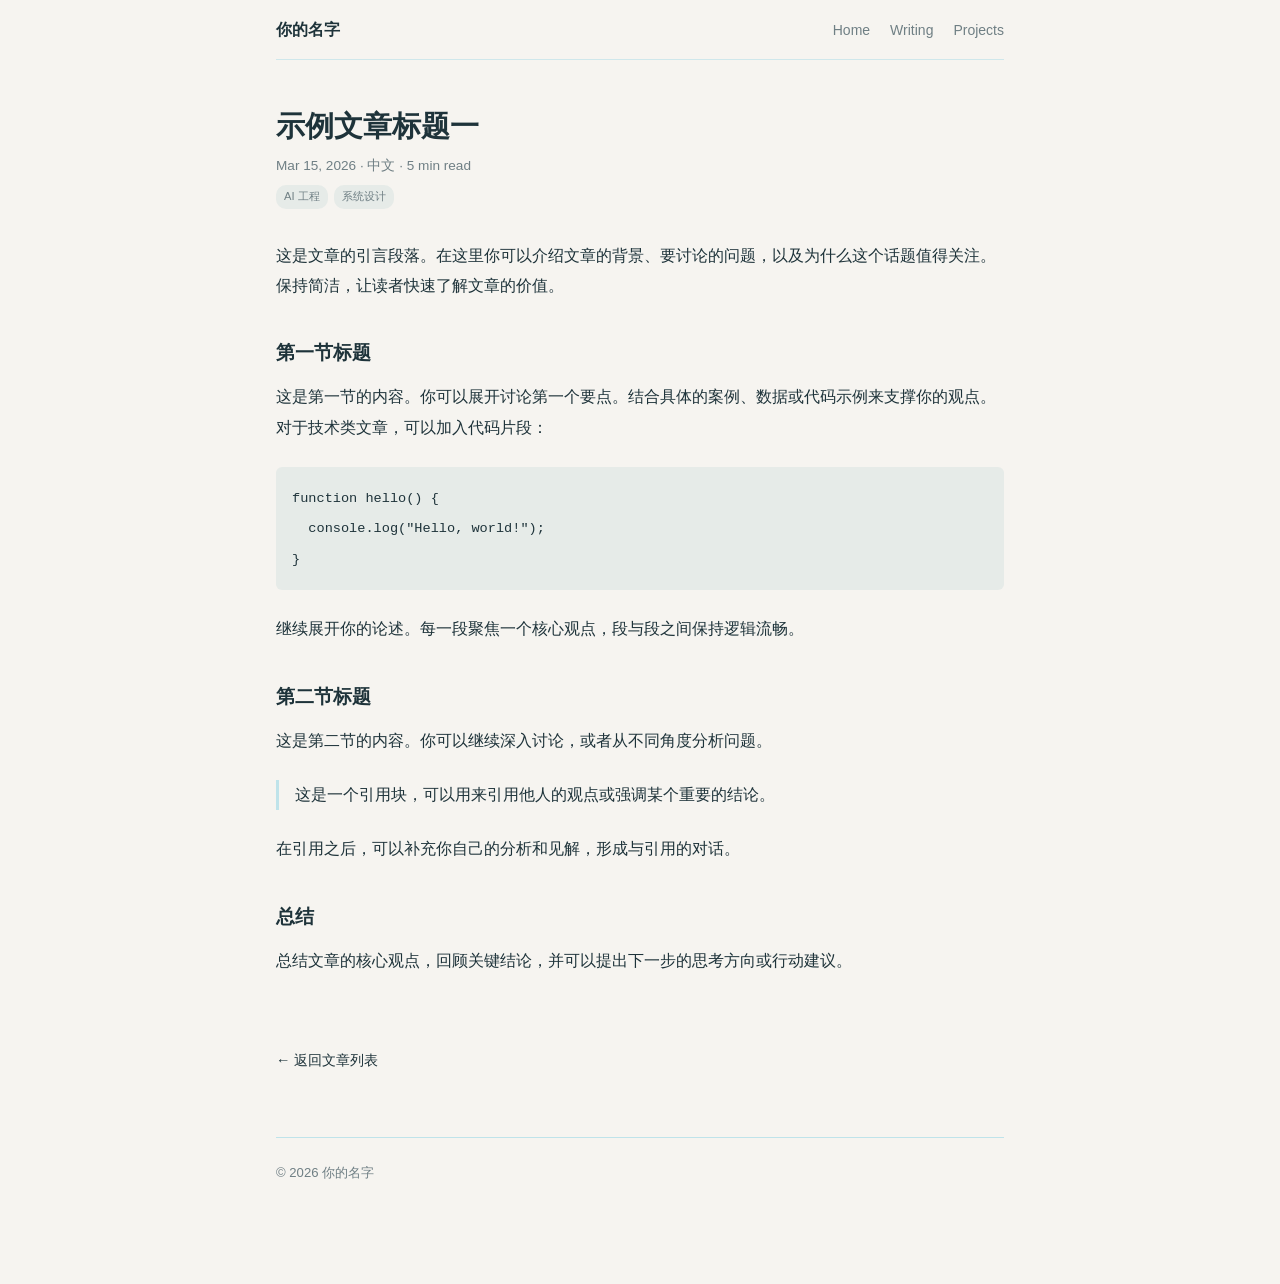
<file: writing/article-1.html>
<!DOCTYPE html>
<html lang="zh-CN">
<head>
  <meta charset="UTF-8">
  <meta name="viewport" content="width=device-width, initial-scale=1.0">
  <title>示例文章标题一 — 你的名字</title>
  <link rel="stylesheet" href="../css/style.css">
</head>
<body>

<header class="site-header">
  <a href="../index.html" class="site-title">你的名字</a>
  <nav>
    <ul class="site-nav">
      <li><a href="../index.html">Home</a></li>
      <li><a href="../archive.html">Writing</a></li>
      <li><a href="../projects.html">Projects</a></li>
    </ul>
  </nav>
</header>

<main>
  <article>
    <header class="article-header">
      <h1>示例文章标题一</h1>
      <div class="article-meta">Mar 15, 2026 · 中文 · 5 min read</div>
      <div class="article-tags">
        <span class="archive-item-tag">AI 工程</span>
        <span class="archive-item-tag">系统设计</span>
      </div>
    </header>

    <div class="article-body">
      <p>
        这是文章的引言段落。在这里你可以介绍文章的背景、要讨论的问题，以及为什么这个话题值得关注。
        保持简洁，让读者快速了解文章的价值。
      </p>

      <h2>第一节标题</h2>
      <p>
        这是第一节的内容。你可以展开讨论第一个要点。结合具体的案例、数据或代码示例来支撑你的观点。
        对于技术类文章，可以加入代码片段：
      </p>

      <pre><code>function hello() {
  console.log("Hello, world!");
}</code></pre>

      <p>
        继续展开你的论述。每一段聚焦一个核心观点，段与段之间保持逻辑流畅。
      </p>

      <h2>第二节标题</h2>
      <p>
        这是第二节的内容。你可以继续深入讨论，或者从不同角度分析问题。
      </p>

      <blockquote>
        <p>这是一个引用块，可以用来引用他人的观点或强调某个重要的结论。</p>
      </blockquote>

      <p>
        在引用之后，可以补充你自己的分析和见解，形成与引用的对话。
      </p>

      <h2>总结</h2>
      <p>
        总结文章的核心观点，回顾关键结论，并可以提出下一步的思考方向或行动建议。
      </p>
    </div>

    <a href="../archive.html" class="article-back">← 返回文章列表</a>
  </article>
</main>

<footer class="site-footer">
  <p>&copy; 2026 你的名字</p>
</footer>

</body>
</html>
</file>
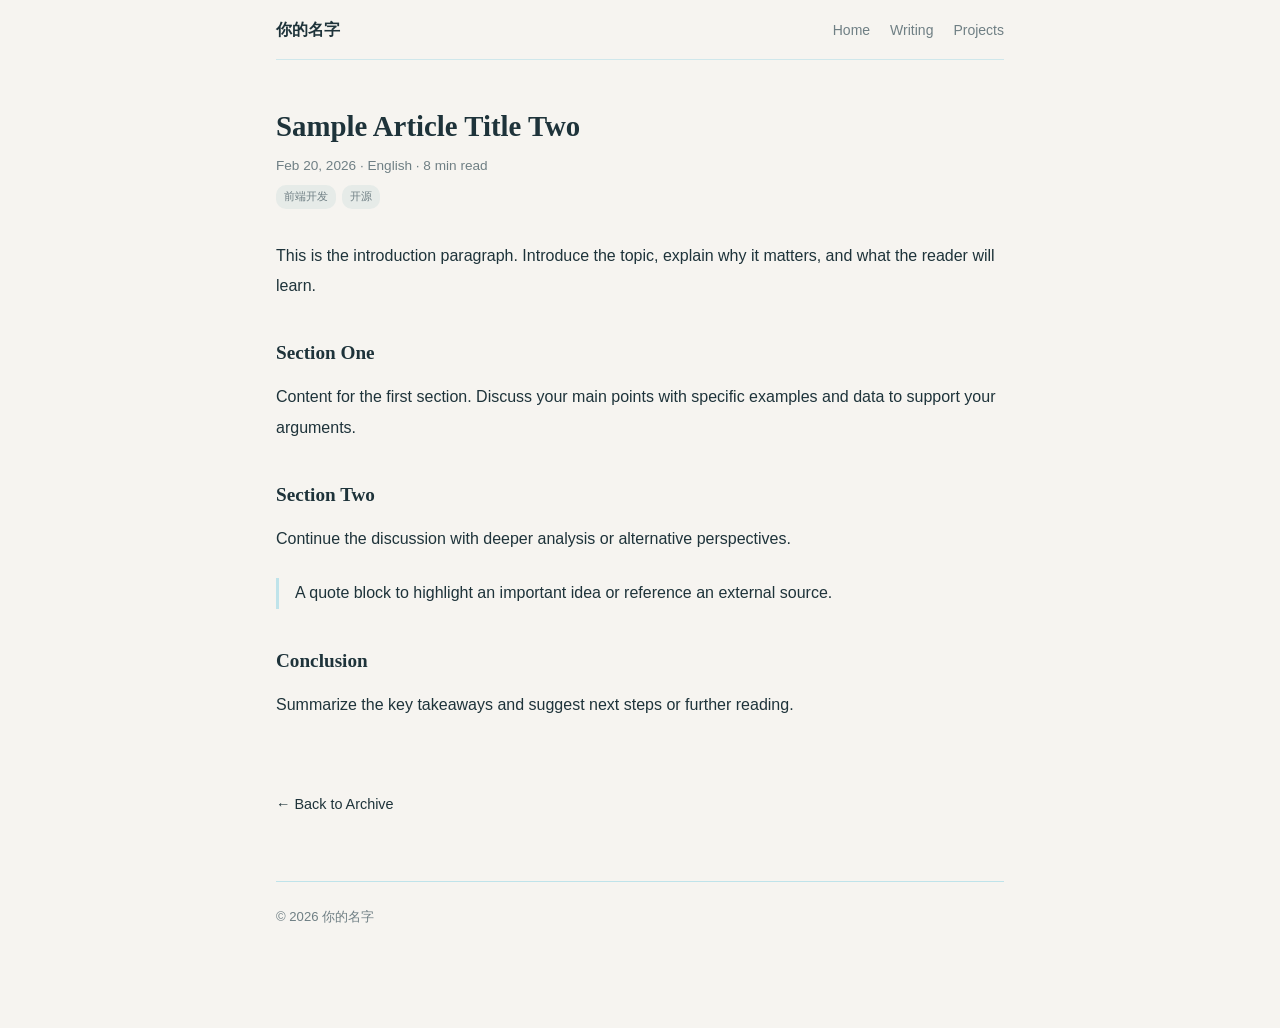
<file: writing/article-2.html>
<!DOCTYPE html>
<html lang="en">
<head>
  <meta charset="UTF-8">
  <meta name="viewport" content="width=device-width, initial-scale=1.0">
  <title>Sample Article Title Two — 你的名字</title>
  <link rel="stylesheet" href="../css/style.css">
</head>
<body>

<header class="site-header">
  <a href="../index.html" class="site-title">你的名字</a>
  <nav>
    <ul class="site-nav">
      <li><a href="../index.html">Home</a></li>
      <li><a href="../archive.html">Writing</a></li>
      <li><a href="../projects.html">Projects</a></li>
    </ul>
  </nav>
</header>

<main>
  <article>
    <header class="article-header">
      <h1>Sample Article Title Two</h1>
      <div class="article-meta">Feb 20, 2026 · English · 8 min read</div>
      <div class="article-tags">
        <span class="archive-item-tag">前端开发</span>
        <span class="archive-item-tag">开源</span>
      </div>
    </header>

    <div class="article-body">
      <p>
        This is the introduction paragraph. Introduce the topic, explain why it matters, and what the reader will learn.
      </p>

      <h2>Section One</h2>
      <p>
        Content for the first section. Discuss your main points with specific examples and data to support your arguments.
      </p>

      <h2>Section Two</h2>
      <p>
        Continue the discussion with deeper analysis or alternative perspectives.
      </p>

      <blockquote>
        <p>A quote block to highlight an important idea or reference an external source.</p>
      </blockquote>

      <h2>Conclusion</h2>
      <p>
        Summarize the key takeaways and suggest next steps or further reading.
      </p>
    </div>

    <a href="../archive.html" class="article-back">← Back to Archive</a>
  </article>
</main>

<footer class="site-footer">
  <p>&copy; 2026 你的名字</p>
</footer>

</body>
</html>
</file>
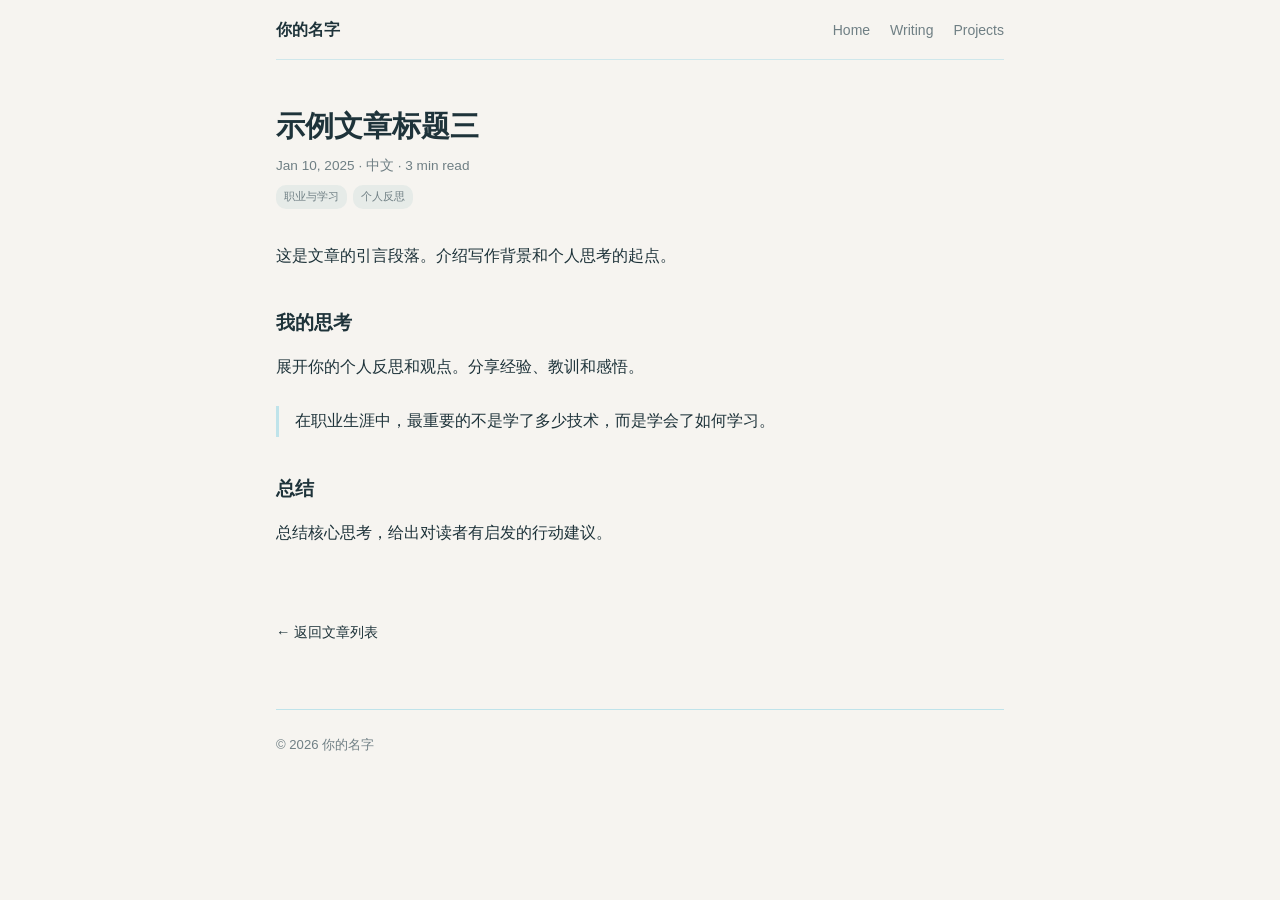
<file: writing/article-3.html>
<!DOCTYPE html>
<html lang="zh-CN">
<head>
  <meta charset="UTF-8">
  <meta name="viewport" content="width=device-width, initial-scale=1.0">
  <title>示例文章标题三 — 你的名字</title>
  <link rel="stylesheet" href="../css/style.css">
</head>
<body>

<header class="site-header">
  <a href="../index.html" class="site-title">你的名字</a>
  <nav>
    <ul class="site-nav">
      <li><a href="../index.html">Home</a></li>
      <li><a href="../archive.html">Writing</a></li>
      <li><a href="../projects.html">Projects</a></li>
    </ul>
  </nav>
</header>

<main>
  <article>
    <header class="article-header">
      <h1>示例文章标题三</h1>
      <div class="article-meta">Jan 10, 2025 · 中文 · 3 min read</div>
      <div class="article-tags">
        <span class="archive-item-tag">职业与学习</span>
        <span class="archive-item-tag">个人反思</span>
      </div>
    </header>

    <div class="article-body">
      <p>
        这是文章的引言段落。介绍写作背景和个人思考的起点。
      </p>

      <h2>我的思考</h2>
      <p>
        展开你的个人反思和观点。分享经验、教训和感悟。
      </p>

      <blockquote>
        <p>在职业生涯中，最重要的不是学了多少技术，而是学会了如何学习。</p>
      </blockquote>

      <h2>总结</h2>
      <p>
        总结核心思考，给出对读者有启发的行动建议。
      </p>
    </div>

    <a href="../archive.html" class="article-back">← 返回文章列表</a>
  </article>
</main>

<footer class="site-footer">
  <p>&copy; 2026 你的名字</p>
</footer>

</body>
</html>
</file>
<file: css/style.css>
/* ===== Reset & Base ===== */
*, *::before, *::after {
  box-sizing: border-box;
  margin: 0;
  padding: 0;
}

:root {
  /* Colors — matching nanawang.dev palette */
  --color-bg: rgb(246, 244, 240);
  --color-foreground: rgb(30, 51, 58);
  --color-text: rgb(30, 51, 58);
  --color-text-secondary: rgb(30, 51, 58);
  --color-text-muted: rgb(111, 127, 132);
  --color-border: rgb(191, 227, 234);
  --color-link: rgb(30, 51, 58);
  --color-link-hover: rgb(44, 124, 135);
  --color-primary: rgb(44, 124, 135);
  --color-primary-soft: rgba(44, 124, 135, 0.1);
  --color-tag-bg: rgba(44, 124, 135, 0.08);
  --color-tag-text: rgb(44, 124, 135);

  /* Typography */
  --font-serif: "Source Serif 4", Georgia, "Times New Roman", serif;
  --font-sans: "Geist", -apple-system, BlinkMacSystemFont, "Segoe UI", "Noto Sans SC", "PingFang SC", "Microsoft YaHei", sans-serif;
  --font-mono: "SF Mono", "Fira Code", "Fira Mono", "Roboto Mono", monospace;

  /* Layout */
  --max-width: 768px;
}

/* Dark mode */
[data-theme="dark"] {
  --color-bg: rgb(18, 22, 28);
  --color-foreground: rgb(220, 225, 230);
  --color-text: rgb(220, 225, 230);
  --color-text-secondary: rgb(220, 225, 230);
  --color-text-muted: rgb(140, 150, 160);
  --color-border: rgb(50, 65, 80);
  --color-link: rgb(220, 225, 230);
  --color-link-hover: rgb(94, 215, 215);
  --color-primary: rgb(94, 215, 215);
  --color-primary-soft: rgba(94, 215, 215, 0.12);
  --color-tag-bg: rgba(94, 215, 215, 0.1);
  --color-tag-text: rgb(94, 215, 215);
}

/* Dark mode: header border */
[data-theme="dark"] .site-header {
  border-bottom-color: rgba(50, 65, 80, 0.7);
}

/* Dark mode: site footer */
[data-theme="dark"] .site-footer {
  border-top-color: var(--color-border);
}

html {
  font-size: 16px;
  line-height: 1.5;
  -webkit-font-smoothing: antialiased;
  -moz-osx-font-smoothing: grayscale;
}

body {
  font-family: var(--font-sans);
  color: var(--color-text);
  background: var(--color-bg);
  max-width: var(--max-width);
  margin: 0 auto;
  padding: 0 1.25rem 5rem;
  line-height: 1.7;
}

/* ===== Typography ===== */
h1, h2, h3, h4 {
  font-family: var(--font-serif);
  font-weight: 600;
  line-height: 1.3;
}

h1 {
  font-size: 2rem;
  margin-bottom: 0.5rem;
}

h2 {
  font-size: 1.25rem;
  font-weight: 600;
  color: var(--color-foreground);
  margin-top: 0;
  margin-bottom: 1rem;
}

h3 {
  font-size: 1rem;
  margin-bottom: 0.25rem;
  color: var(--color-foreground);
}

p {
  margin-bottom: 1.2rem;
}

a {
  color: var(--color-link);
  text-decoration: none;
  transition: color 0.15s ease;
}

a:hover {
  color: var(--color-primary);
}

/* ===== Header / Navigation ===== */
.site-header {
  display: flex;
  justify-content: space-between;
  align-items: center;
  margin-bottom: 0;
  padding: 1rem 0;
  border-bottom: 1px solid rgba(191, 227, 234, 0.7);
}

.site-title {
  font-family: var(--font-serif);
  font-size: 1rem;
  font-weight: 600;
  letter-spacing: -0.01em;
  color: var(--color-text);
  border-bottom: none;
  transition: color 0.15s ease;
}

.site-title:hover {
  color: var(--color-primary);
  border-bottom: none;
}

.site-nav {
  display: flex;
  gap: 1.25rem;
  list-style: none;
  align-items: center;
}

.site-nav a {
  font-size: 0.875rem;
  color: var(--color-text-muted);
  border-bottom: none;
  transition: color 0.15s ease;
}

.site-nav a:hover,
.site-nav a.active {
  color: var(--color-text);
}

/* Theme toggle */
.theme-toggle {
  display: inline-flex;
  align-items: center;
  justify-content: center;
  background: none;
  border: none;
  cursor: pointer;
  color: var(--color-text-muted);
  padding: 4px;
  border-radius: 4px;
  transition: color 0.15s ease;
  line-height: 1;
}

.theme-toggle:hover {
  color: var(--color-primary);
}

.theme-toggle svg {
  width: 16px;
  height: 16px;
  display: block;
}

/* ===== Hero / Intro ===== */
.hero {
  margin-top: 0;
  padding-bottom: 0;
}

/* Section spacing — matching Nana's mt-12 (48px) between sections */
main {
  padding-top: 3rem;
}

section {
  margin-top: 3rem;
}

section:first-of-type {
  margin-top: 0;
}

.hero-top {
  display: flex;
  align-items: flex-start;
  gap: 1.5rem;
  margin-bottom: 1.5rem;
}

.profile-photo {
  width: 112px;
  height: 112px;
  border-radius: 9999px;
  object-fit: cover;
  object-position: center 20%;
  flex-shrink: 0;
  display: block;
}

.hero-top-text {
  flex: 1;
  padding-top: 0;
}

.hero-top-text .hero-name {
  margin-bottom: 0;
}

.hero-top-text .hero-title {
  margin: 4px 0 0;
}

.hero-top-text .hero-location {
  margin: 0;
}

.hero-name {
  font-family: var(--font-serif);
  font-size: 1.875rem;
  font-weight: 600;
  margin-bottom: 0;
  color: var(--color-foreground);
  line-height: 1.2;
  letter-spacing: -0.75px;
}

.hero-title {
  font-size: 1rem;
  font-weight: 400;
  color: var(--color-primary);
  margin: 4px 0 24px;
  line-height: 1.5;
}

.hero-subtitle {
  font-size: 0.9rem;
  font-weight: 400;
  color: var(--color-text-muted);
  font-style: italic;
  margin: 2px 0 0;
  line-height: 1.5;
}

.hero-location {
  font-size: 0.875rem;
  color: var(--color-text-muted);
  margin: 0;
  line-height: 1.428;
  display: flex;
  align-items: center;
  gap: 4px;
}

.location-pin {
  flex-shrink: 0;
}

.hero-intro {
  font-size: 0.95rem;
  color: var(--color-text-muted);
  line-height: 1.625;
  margin-top: 1rem;
  margin-bottom: 0;
  max-width: 100%;
}

.hero-links {
  display: flex;
  gap: 0.5rem;
  align-items: center;
  margin-top: 1rem;
}

.hero-link {
  display: inline-flex;
  align-items: center;
  justify-content: center;
  width: 36px;
  height: 36px;
  border: 1px solid var(--color-border);
  border-radius: 6.4px;
  color: var(--color-text-muted);
  background: transparent;
  transition: color 0.15s ease, border-color 0.15s ease;
}

.hero-link:hover {
  color: var(--color-primary);
  border-color: var(--color-primary);
}

/* ===== Section Header (Work History style) ===== */
.section-header {
  display: flex;
  align-items: flex-end;
  justify-content: space-between;
  gap: 1rem;
  margin-bottom: 1.5rem;
}

.section-header-left h2 {
  margin-top: 0;
  margin-bottom: 0.25rem;
}

.section-header-left p {
  font-size: 0.875rem;
  color: var(--color-text-muted);
  margin-bottom: 0;
}

.section-header-link {
  display: inline-flex;
  align-items: center;
  gap: 0.25rem;
  font-size: 0.875rem;
  font-weight: 500;
  color: var(--color-primary);
  flex-shrink: 0;
  transition: opacity 0.15s ease;
}

.section-header-link:hover {
  color: var(--color-primary);
  opacity: 0.8;
}

.section-header-link svg {
  width: 0.875rem;
  height: 0.875rem;
}

/* ===== Work Timeline (nanawang.dev style) ===== */
.timeline {
  list-style: none;
  padding: 0;
  margin-top: 1.5rem;
  margin-left: 0.5rem;
  border-left: 1px solid var(--color-border);
}

.timeline-item {
  position: relative;
  padding: 0 0 1.75rem 1.5rem;
}

.timeline-item:last-child {
  padding-bottom: 0;
}

/* Timeline dot */
.timeline-dot {
  position: absolute;
  left: -5px;
  top: 6px;
  width: 9px;
  height: 9px;
  border-radius: 50%;
  background: var(--color-primary);
  border: 2px solid var(--color-bg);
  box-sizing: border-box;
}

.timeline-item-header {
  display: flex;
  flex-direction: column;
  gap: 0.125rem;
}

@media (min-width: 640px) {
  .timeline-item-header {
    flex-direction: row;
    align-items: baseline;
    justify-content: space-between;
    gap: 1rem;
  }
}

.timeline-item-left {
  /* job title + company on left side */
}

.timeline-role {
  font-family: var(--font-serif);
  font-weight: 600;
  font-size: 1rem;
  color: var(--color-foreground);
  display: block;
}

.timeline-company {
  font-size: 0.875rem;
  font-weight: 500;
  color: var(--color-primary);
  margin-top: 0.125rem;
  margin-bottom: 0.125rem;
}

.timeline-date {
  font-size: 0.75rem;
  color: var(--color-text-muted);
  flex-shrink: 0;
  white-space: nowrap;
}

.timeline-desc {
  font-size: 0.875rem;
  color: var(--color-text-muted);
  line-height: 1.65;
  margin-top: 0.5rem;
  margin-bottom: 0;
  max-width: 36rem;
  text-wrap: pretty;
}

.timeline-badge {
  display: inline-flex;
  align-items: center;
  margin-top: 0.5rem;
  font-size: 0.7rem;
  font-weight: 500;
  color: var(--color-primary);
  background: var(--color-primary-soft);
  padding: 0.125rem 0.5rem;
  border-radius: 9999px;
}

/* ===== Writing Preview ===== */
.writing-preview {
  margin-bottom: 1.5rem;
  padding-bottom: 1.2rem;
  border-bottom: 1px solid var(--color-border);
}

.writing-preview:last-child {
  border-bottom: none;
}

.writing-preview h3 {
  font-size: 1rem;
  margin-bottom: 0.2rem;
}

.writing-preview h3 a {
  border-bottom: none;
}

.writing-preview h3 a:hover {
  color: var(--color-primary);
}

.writing-meta {
  font-size: 0.75rem;
  color: var(--color-text-muted);
  margin-bottom: 0.3rem;
}

.writing-excerpt {
  font-size: 0.875rem;
  color: var(--color-text-secondary);
  line-height: 1.6;
}

.writing-stats {
  display: flex;
  gap: 1.5rem;
  font-size: 0.85rem;
  color: var(--color-text-muted);
  margin-bottom: 1.5rem;
}

.writing-stats span {
  font-weight: 600;
  color: var(--color-text);
}

.view-all {
  display: inline-block;
  font-size: 0.9rem;
  margin-top: 0.5rem;
  color: var(--color-primary);
}

/* ===== Tags ===== */
.tags {
  display: flex;
  flex-wrap: wrap;
  gap: 0.5rem;
  margin-bottom: 2rem;
}

.tag {
  display: inline-block;
  font-size: 0.8rem;
  color: var(--color-tag-text);
  background: var(--color-tag-bg);
  padding: 0.3rem 0.75rem;
  border-radius: 9999px;
  border: none;
  cursor: default;
  text-decoration: none;
  transition: background 0.15s ease;
}

a.tag:hover {
  background: rgba(44, 124, 135, 0.15);
  border-bottom: none;
}

.tag.active {
  background: var(--color-text);
  color: var(--color-bg);
}

/* ===== Archive / Filters ===== */
.filters {
  display: flex;
  flex-wrap: wrap;
  gap: 0.5rem;
  margin-bottom: 2rem;
}

.filter-group {
  display: flex;
  flex-wrap: wrap;
  gap: 0.4rem;
  align-items: center;
}

.filter-label {
  font-size: 0.8rem;
  color: var(--color-text-muted);
  margin-right: 0.25rem;
  font-weight: 600;
}

.filter-btn {
  font-size: 0.78rem;
  padding: 0.25rem 0.6rem;
  border-radius: 14px;
  border: 1px solid var(--color-border);
  background: transparent;
  color: var(--color-text-secondary);
  cursor: pointer;
  font-family: var(--font-sans);
  transition: all 0.15s ease;
}

.filter-btn:hover {
  border-color: var(--color-text);
  color: var(--color-text);
}

.filter-btn.active {
  background: var(--color-text);
  color: var(--color-bg);
  border-color: var(--color-text);
}

.archive-list {
  list-style: none;
}

.archive-item {
  padding: 0.9rem 0;
  border-bottom: 1px solid var(--color-border);
}

.archive-item:last-child {
  border-bottom: none;
}

.archive-item h3 {
  font-size: 1rem;
  margin-bottom: 0.2rem;
}

.archive-item h3 a {
  border-bottom: none;
}

.archive-item h3 a:hover {
  color: var(--color-primary);
}

.archive-meta {
  font-size: 0.75rem;
  color: var(--color-text-muted);
  margin-bottom: 0.3rem;
}

.archive-item-tags {
  display: flex;
  flex-wrap: wrap;
  gap: 0.35rem;
  margin-top: 0.35rem;
}

.archive-item-tag {
  font-size: 0.7rem;
  color: var(--color-text-muted);
  background: var(--color-tag-bg);
  padding: 0.15rem 0.5rem;
  border-radius: 10px;
}

/* ===== Projects ===== */
.projects-grid {
  display: flex;
  flex-direction: column;
  gap: 1.5rem;
}

.project-card {
  padding: 1.2rem 0;
  border-bottom: 1px solid var(--color-border);
}

.project-card:last-child {
  border-bottom: none;
}

.project-card h3 {
  font-size: 1.05rem;
  margin-bottom: 0.2rem;
}

.project-role {
  font-size: 0.85rem;
  color: var(--color-text-muted);
  margin-bottom: 0.5rem;
}

.project-desc {
  font-size: 0.9rem;
  color: var(--color-text-secondary);
  line-height: 1.7;
  margin-bottom: 0.6rem;
}

.project-tech {
  display: flex;
  flex-wrap: wrap;
  gap: 0.4rem;
  margin-bottom: 0.5rem;
}

.project-tech-item {
  font-size: 0.73rem;
  color: var(--color-text-muted);
  background: var(--color-tag-bg);
  padding: 0.15rem 0.5rem;
  border-radius: 10px;
}

.project-highlights {
  list-style: none;
  padding: 0;
  margin-top: 0.5rem;
}

.project-highlights li {
  font-size: 0.85rem;
  color: var(--color-text-secondary);
  padding: 0.2rem 0;
  padding-left: 1rem;
  position: relative;
}

.project-highlights li::before {
  content: "—";
  position: absolute;
  left: 0;
  color: var(--color-text-muted);
}

/* ===== Article Page ===== */
.article-header {
  margin-bottom: 2rem;
}

.article-header h1 {
  font-size: 1.8rem;
  margin-bottom: 0.5rem;
}

.article-meta {
  font-size: 0.85rem;
  color: var(--color-text-muted);
  margin-bottom: 0.5rem;
}

.article-tags {
  display: flex;
  flex-wrap: wrap;
  gap: 0.4rem;
  margin-bottom: 1.5rem;
}

.article-body {
  line-height: 1.9;
}

.article-body p {
  margin-bottom: 1.5rem;
}

.article-body h2 {
  font-size: 1.2rem;
  text-transform: none;
  letter-spacing: normal;
  margin-top: 2.5rem;
  margin-bottom: 1rem;
  color: var(--color-text);
}

.article-body ul,
.article-body ol {
  margin-bottom: 1.5rem;
  padding-left: 1.5rem;
}

.article-body li {
  margin-bottom: 0.4rem;
}

.article-body blockquote {
  border-left: 3px solid var(--color-border);
  padding-left: 1rem;
  margin: 1.5rem 0;
  color: var(--color-text-secondary);
}

.article-body code {
  font-family: var(--font-mono);
  font-size: 0.85rem;
  background: var(--color-tag-bg);
  padding: 0.1rem 0.3rem;
  border-radius: 3px;
}

.article-body pre {
  background: var(--color-tag-bg);
  padding: 1rem;
  border-radius: 6px;
  overflow-x: auto;
  margin-bottom: 1.5rem;
}

.article-body pre code {
  background: none;
  padding: 0;
}

.article-back {
  display: inline-block;
  margin-top: 3rem;
  font-size: 0.9rem;
}

/* ===== Project Article Images ===== */
.project-figure {
  margin: 2rem 0;
}

.project-image {
  width: 100%;
  border-radius: 6px;
  border: 1px solid var(--color-border);
}

.project-figure figcaption {
  font-size: 0.8rem;
  color: var(--color-text-muted);
  margin-top: 0.5rem;
  text-align: center;
}

/* Project card heading link */
.project-card h3 a {
  border-bottom: none;
  color: var(--color-foreground);
  transition: color 0.15s ease;
}

.project-card h3 a:hover {
  color: var(--color-primary);
  border-bottom: none;
}

/* ===== Footer ===== */
.site-footer {
  margin-top: 4rem;
  padding-top: 1.5rem;
  border-top: 1px solid var(--color-border);
  font-size: 0.82rem;
  color: var(--color-text-muted);
}

.site-footer a {
  color: var(--color-text-muted);
  border-bottom: 1px solid var(--color-border);
}

.site-footer a:hover {
  color: var(--color-text);
}

/* ===== Responsive ===== */
@media (max-width: 600px) {
  body {
    padding: 0 1rem 3rem;
    font-size: 15px;
  }

  h1 {
    font-size: 1.6rem;
  }

  .hero-name {
    font-size: 1.6rem;
  }

  .hero-top {
    flex-direction: column;
    gap: 1rem;
  }

  .profile-photo {
    width: 96px;
    height: 96px;
  }

  .timeline-item {
    padding-left: 1.25rem;
  }

  .site-header {
    flex-direction: column;
    gap: 0.8rem;
  }

  .site-nav {
    gap: 1rem;
  }
}
</file>
